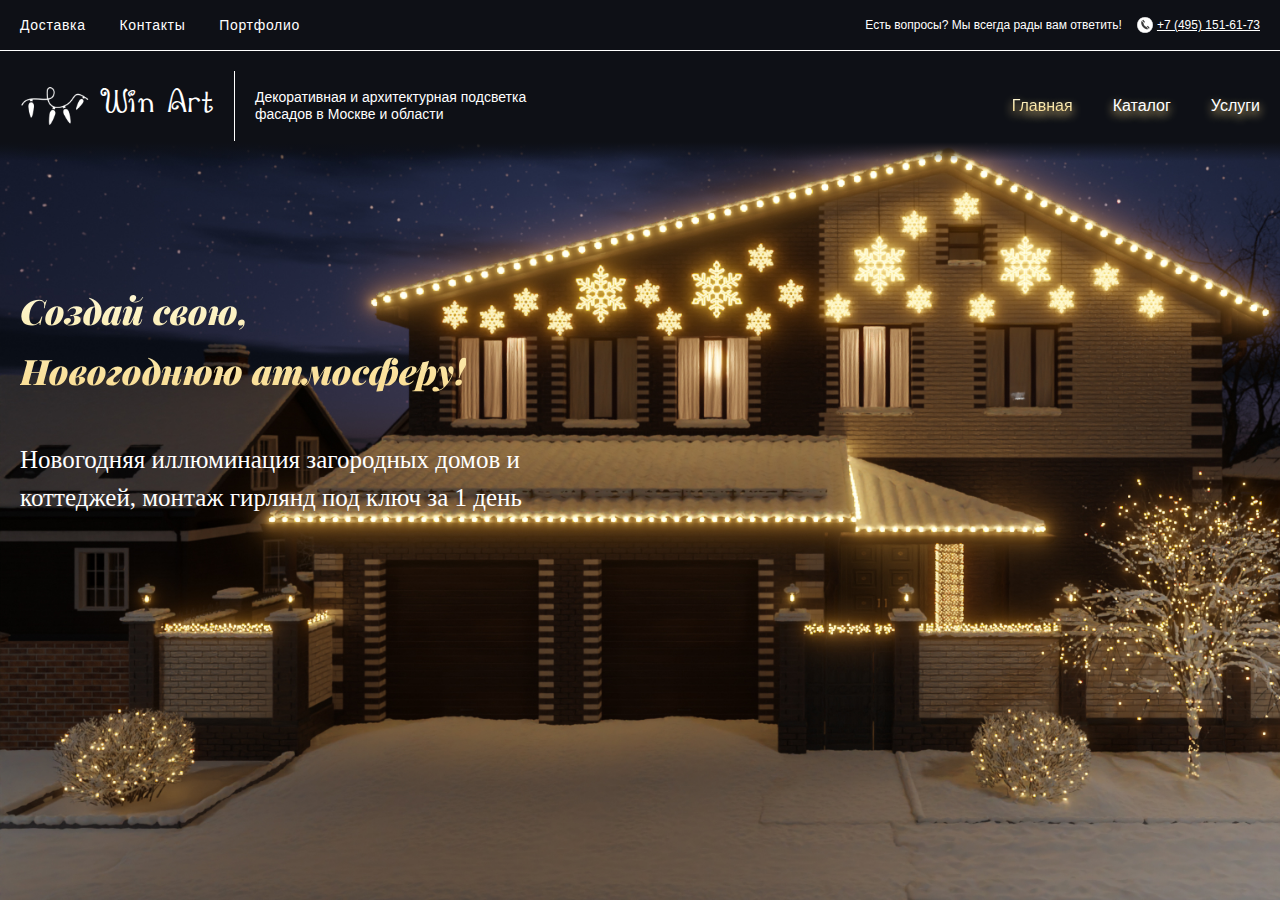
<file: index.html>
<!DOCTYPE html>
<html lang="en">

<head>
  <meta charset="UTF-8">
  <meta http-equiv="X-UA-Compatible" content="IE=edge">
  <meta name="viewport" content="width=device-width, initial-scale=1.0">
  <title>Win Art</title>
  <link rel="stylesheet" href="./styles/style.css">
</head>

<body>
  <div class="bg-holder"></div>
  <header class="header">
    <div class="top-header header__top-header">
      <div class="wrapper top-header__wrapper">
        <nav class="top-header-nav top-header__nav">
          <a href="./pages/delivery.html" class="top-header-nav__link">Доставка</a>
          <a href="./pages/contacts.html" class="top-header-nav__link">Контакты</a>
          <a href="./pages/portfolio.html" class="top-header-nav__link">Портфолио</a>
        </nav>
        <span class="top-header__text">Есть вопросы? Мы всегда рады вам ответить!</span>
        <a href="tel:+74951516173" class="top-header__tel-link">+7 (495) 151-61-73</a>
      </div>
    </div>
    <div class="bottom-header header__bottom-header">
      <div class="wrapper bottom-header__wrapper">
        <a href="./index.html" class="logo-link bottom-header__logo-link">
          <img src="./assets/img/logo.png" alt="Logo" class="logo-link__logo">
          <span class="logo-link__company-name">Win Art</span>
        </a>
        <span class="bottom-header__slogan">
          Декоративная и архитектурная подсветка фасадов в Москве и области
        </span>
        <nav class="bottom-header-nav bottom-header__nav">
          <a href="./index.html" class="bottom-header-nav__link bottom-header-nav__link--active">Главная</a>
          <a href="./pages/catalog.html" class="bottom-header-nav__link">Каталог</a>
          <a href="./pages/offers.html" class="bottom-header-nav__link">Услуги</a>
        </nav>

      </div>
    </div>
  </header>
  <main class="main">
    <section class="promo">
      <div class="wrapper promo__wrapper">
        <h1 class="heading promo__heading">
          Создай свою,<br> Новогоднюю атмосферу!
        </h1>
        <p class="promo__description">
          Новогодняя иллюминация
          загородных домов и коттеджей,
          монтаж гирлянд под ключ за 1 день
        </p>
      </div>
    </section>
  </main>
</body>

</html>
</file>
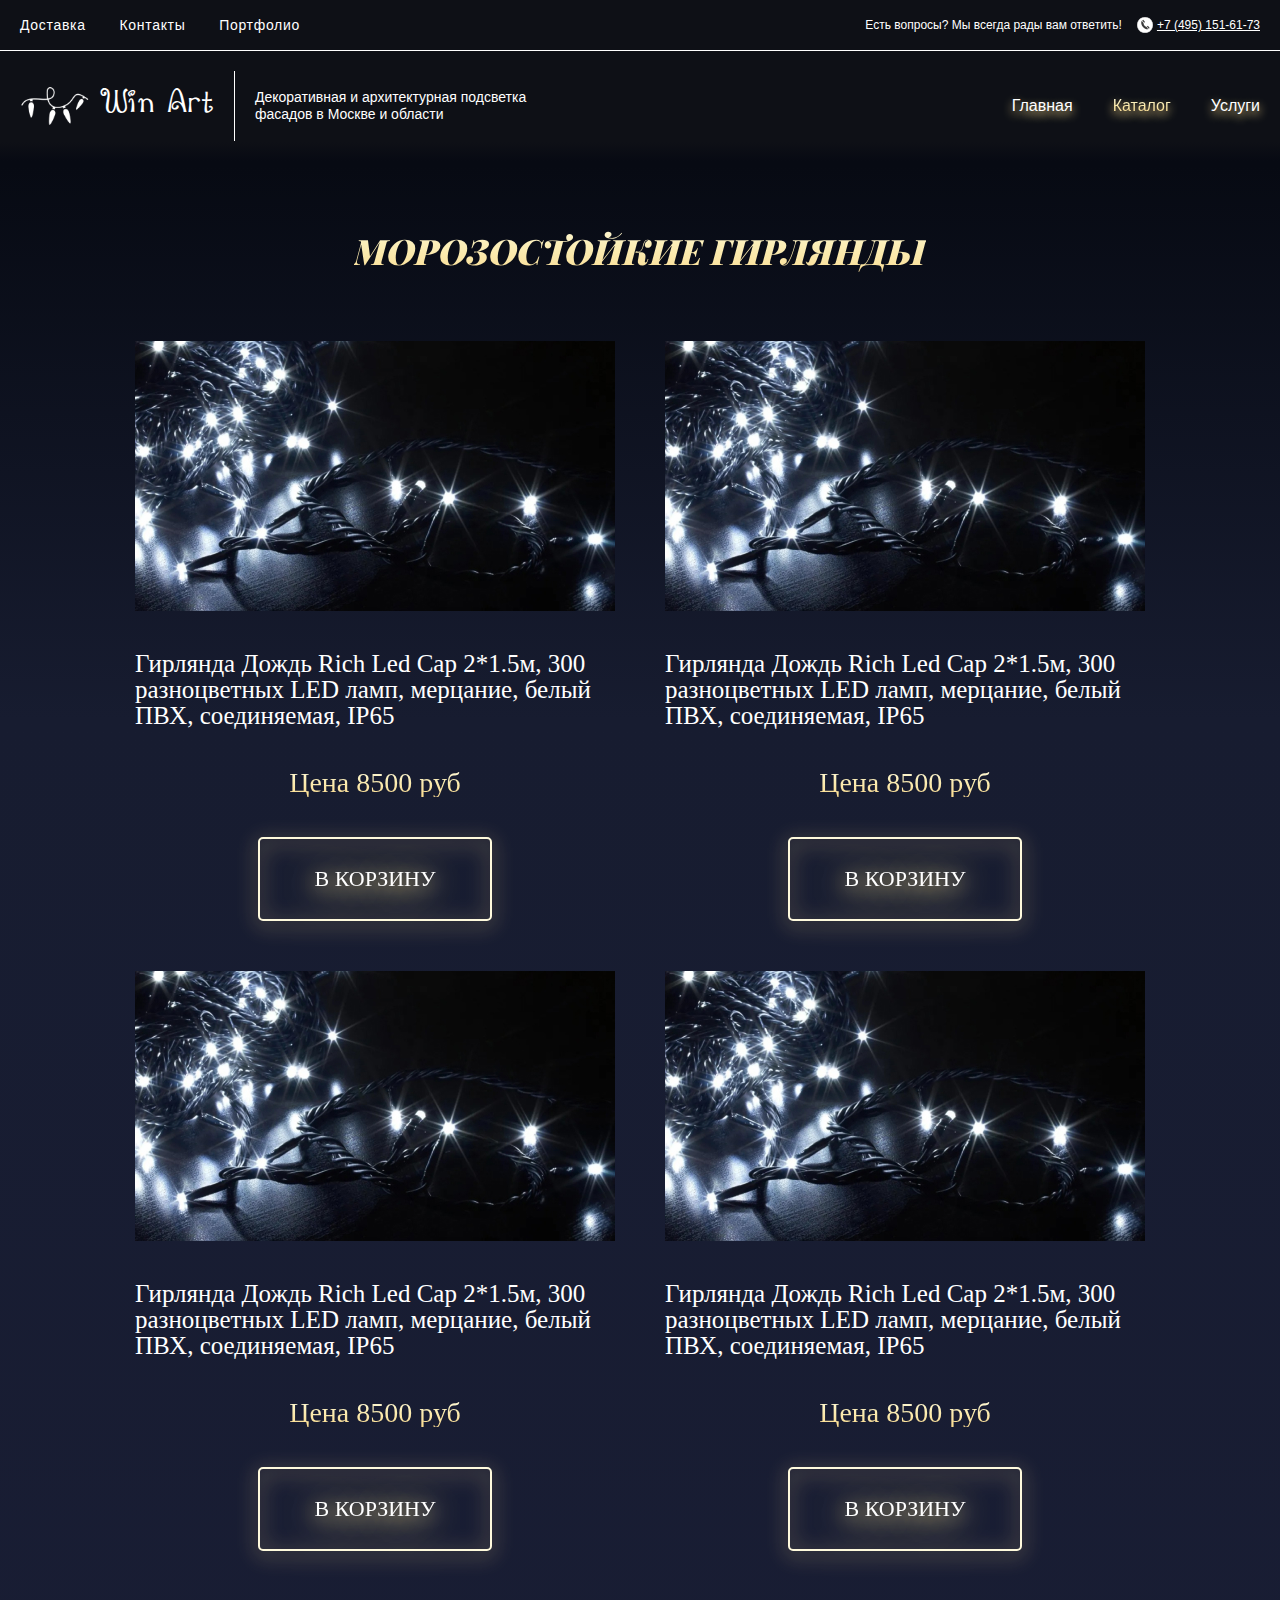
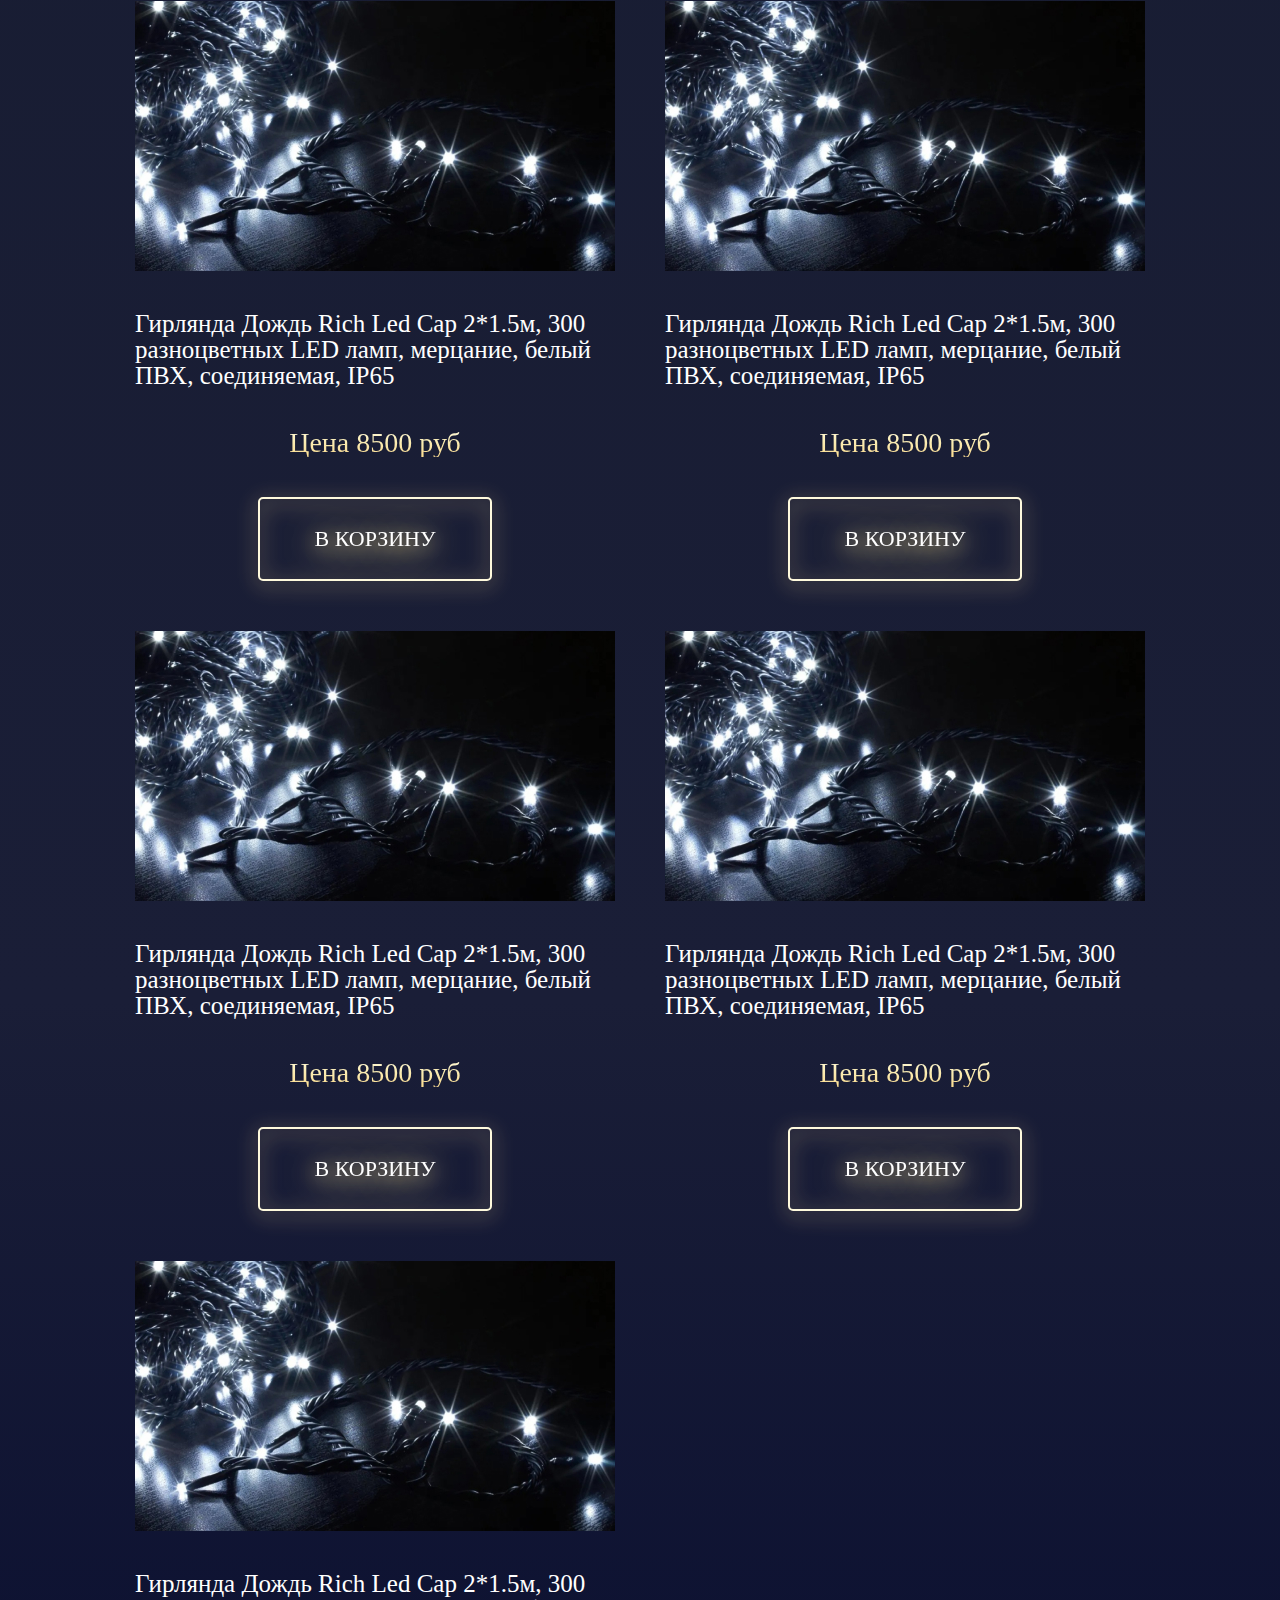
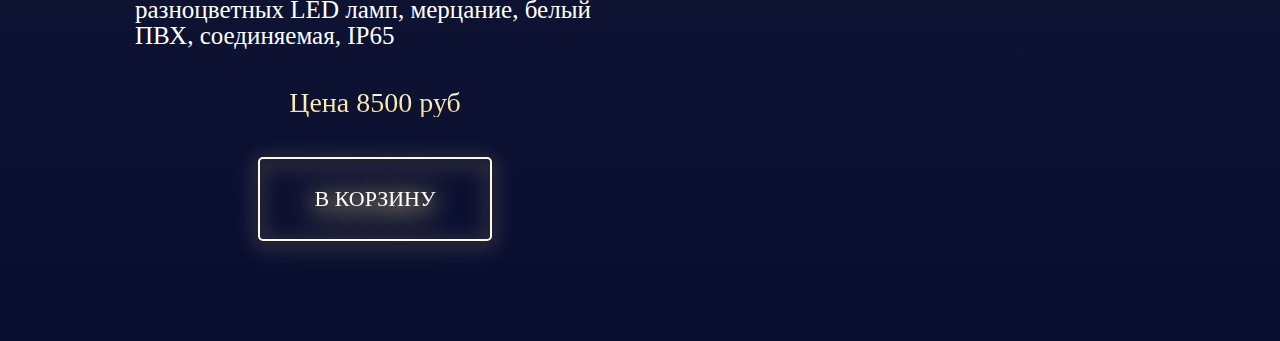
<file: pages/catalog.html>
<!DOCTYPE html>
<html lang="en">

<head>
  <meta charset="UTF-8">
  <meta http-equiv="X-UA-Compatible" content="IE=edge">
  <meta name="viewport" content="width=device-width, initial-scale=1.0">
  <title>Win Art</title>
  <link rel="stylesheet" href="../styles/style.css">
  <link rel="stylesheet" href="../styles/offers.css">
</head>

<body>
  <header class="header">
    <div class="top-header header__top-header">
      <div class="wrapper top-header__wrapper">
        <nav class="top-header-nav top-header__nav">
          <a href="./delivery.html" class="top-header-nav__link">Доставка</a>
          <a href="./contacts.html" class="top-header-nav__link">Контакты</a>
          <a href="./portfolio.html" class="top-header-nav__link">Портфолио</a>
        </nav>
        <span class="top-header__text">Есть вопросы? Мы всегда рады вам ответить!</span>
        <a href="tel:+74951516173" class="top-header__tel-link">+7 (495) 151-61-73</a>
      </div>
    </div>
    <div class="bottom-header header__bottom-header">
      <div class="wrapper bottom-header__wrapper">
        <a href="../index.html" class="logo-link bottom-header__logo-link">
          <img src="../assets/img/logo.png" alt="Logo" class="logo-link__logo">
          <span class="logo-link__company-name">Win Art</span>
        </a>
        <span class="bottom-header__slogan">
          Декоративная и архитектурная подсветка фасадов в Москве и области
        </span>
        <nav class="bottom-header-nav bottom-header__nav">
          <a href="../index.html" class="bottom-header-nav__link ">Главная</a>
          <a href="./catalog.html" class="bottom-header-nav__link bottom-header-nav__link--active">Каталог</a>
          <a href="./offers.html" class="bottom-header-nav__link ">Услуги</a>
        </nav>
        <div class="bottom-header-menu bottom-header__menu">
          <a href="#" class="bottom-header-menu__link"></a>
          <a href="#" class="bottom-header-menu__link"></a>
          <a href="#" class="bottom-header-menu__link"></a>
        </div>
      </div>
    </div>
  </header>
  <main class="main">
    <section class="catalog">
      <div class="wrapper catalog__wrapper">
        <h2 class="subheading catalog__heading">МОРОЗОСТОЙКИЕ ГИРЛЯНДЫ</h2>
        <div class="catalog-list">
          <div class="catalog-item">
            <img src="../assets/img/catalog-images/6084710776 1.jpg" alt="" class="catalog-item__image">
            <p class="catalog-item__descr">
              Гирлянда Дождь Rich Led Cap 2*1.5м, 300 разноцветных LED ламп, мерцание, белый ПВХ, соединяемая, IP65
            </p>
            <span class="catalog-item__price">
              Цена 8500 руб
            </span>
            <button class="catalog-item__btn">
              В корзину
            </button>
          </div>
          <div class="catalog-item">
            <img src="../assets/img/catalog-images/6084710776 1.jpg" alt="" class="catalog-item__image">
            <p class="catalog-item__descr">
              Гирлянда Дождь Rich Led Cap 2*1.5м, 300 разноцветных LED ламп, мерцание, белый ПВХ, соединяемая, IP65
            </p>
            <span class="catalog-item__price">
              Цена 8500 руб
            </span>
            <button class="catalog-item__btn">
              В корзину
            </button>
          </div>
          <div class="catalog-item">
            <img src="../assets/img/catalog-images/6084710776 1.jpg" alt="" class="catalog-item__image">
            <p class="catalog-item__descr">
              Гирлянда Дождь Rich Led Cap 2*1.5м, 300 разноцветных LED ламп, мерцание, белый ПВХ, соединяемая, IP65
            </p>
            <span class="catalog-item__price">
              Цена 8500 руб
            </span>
            <button class="catalog-item__btn">
              В корзину
            </button>
          </div>
          <div class="catalog-item">
            <img src="../assets/img/catalog-images/6084710776 1.jpg" alt="" class="catalog-item__image">
            <p class="catalog-item__descr">
              Гирлянда Дождь Rich Led Cap 2*1.5м, 300 разноцветных LED ламп, мерцание, белый ПВХ, соединяемая, IP65
            </p>
            <span class="catalog-item__price">
              Цена 8500 руб
            </span>
            <button class="catalog-item__btn">
              В корзину
            </button>
          </div>
          <div class="catalog-item">
            <img src="../assets/img/catalog-images/6084710776 1.jpg" alt="" class="catalog-item__image">
            <p class="catalog-item__descr">
              Гирлянда Дождь Rich Led Cap 2*1.5м, 300 разноцветных LED ламп, мерцание, белый ПВХ, соединяемая, IP65
            </p>
            <span class="catalog-item__price">
              Цена 8500 руб
            </span>
            <button class="catalog-item__btn">
              В корзину
            </button>
          </div>
          <div class="catalog-item">
            <img src="../assets/img/catalog-images/6084710776 1.jpg" alt="" class="catalog-item__image">
            <p class="catalog-item__descr">
              Гирлянда Дождь Rich Led Cap 2*1.5м, 300 разноцветных LED ламп, мерцание, белый ПВХ, соединяемая, IP65
            </p>
            <span class="catalog-item__price">
              Цена 8500 руб
            </span>
            <button class="catalog-item__btn">
              В корзину
            </button>
          </div>
          <div class="catalog-item">
            <img src="../assets/img/catalog-images/6084710776 1.jpg" alt="" class="catalog-item__image">
            <p class="catalog-item__descr">
              Гирлянда Дождь Rich Led Cap 2*1.5м, 300 разноцветных LED ламп, мерцание, белый ПВХ, соединяемая, IP65
            </p>
            <span class="catalog-item__price">
              Цена 8500 руб
            </span>
            <button class="catalog-item__btn">
              В корзину
            </button>
          </div>
          <div class="catalog-item">
            <img src="../assets/img/catalog-images/6084710776 1.jpg" alt="" class="catalog-item__image">
            <p class="catalog-item__descr">
              Гирлянда Дождь Rich Led Cap 2*1.5м, 300 разноцветных LED ламп, мерцание, белый ПВХ, соединяемая, IP65
            </p>
            <span class="catalog-item__price">
              Цена 8500 руб
            </span>
            <button class="catalog-item__btn">
              В корзину
            </button>
          </div>
          <div class="catalog-item">
            <img src="../assets/img/catalog-images/6084710776 1.jpg" alt="" class="catalog-item__image">
            <p class="catalog-item__descr">
              Гирлянда Дождь Rich Led Cap 2*1.5м, 300 разноцветных LED ламп, мерцание, белый ПВХ, соединяемая, IP65
            </p>
            <span class="catalog-item__price">
              Цена 8500 руб
            </span>
            <button class="catalog-item__btn">
              В корзину
            </button>
          </div>
        </div>
      </div>
    </section>
  </main>
</body>

</html>
</file>
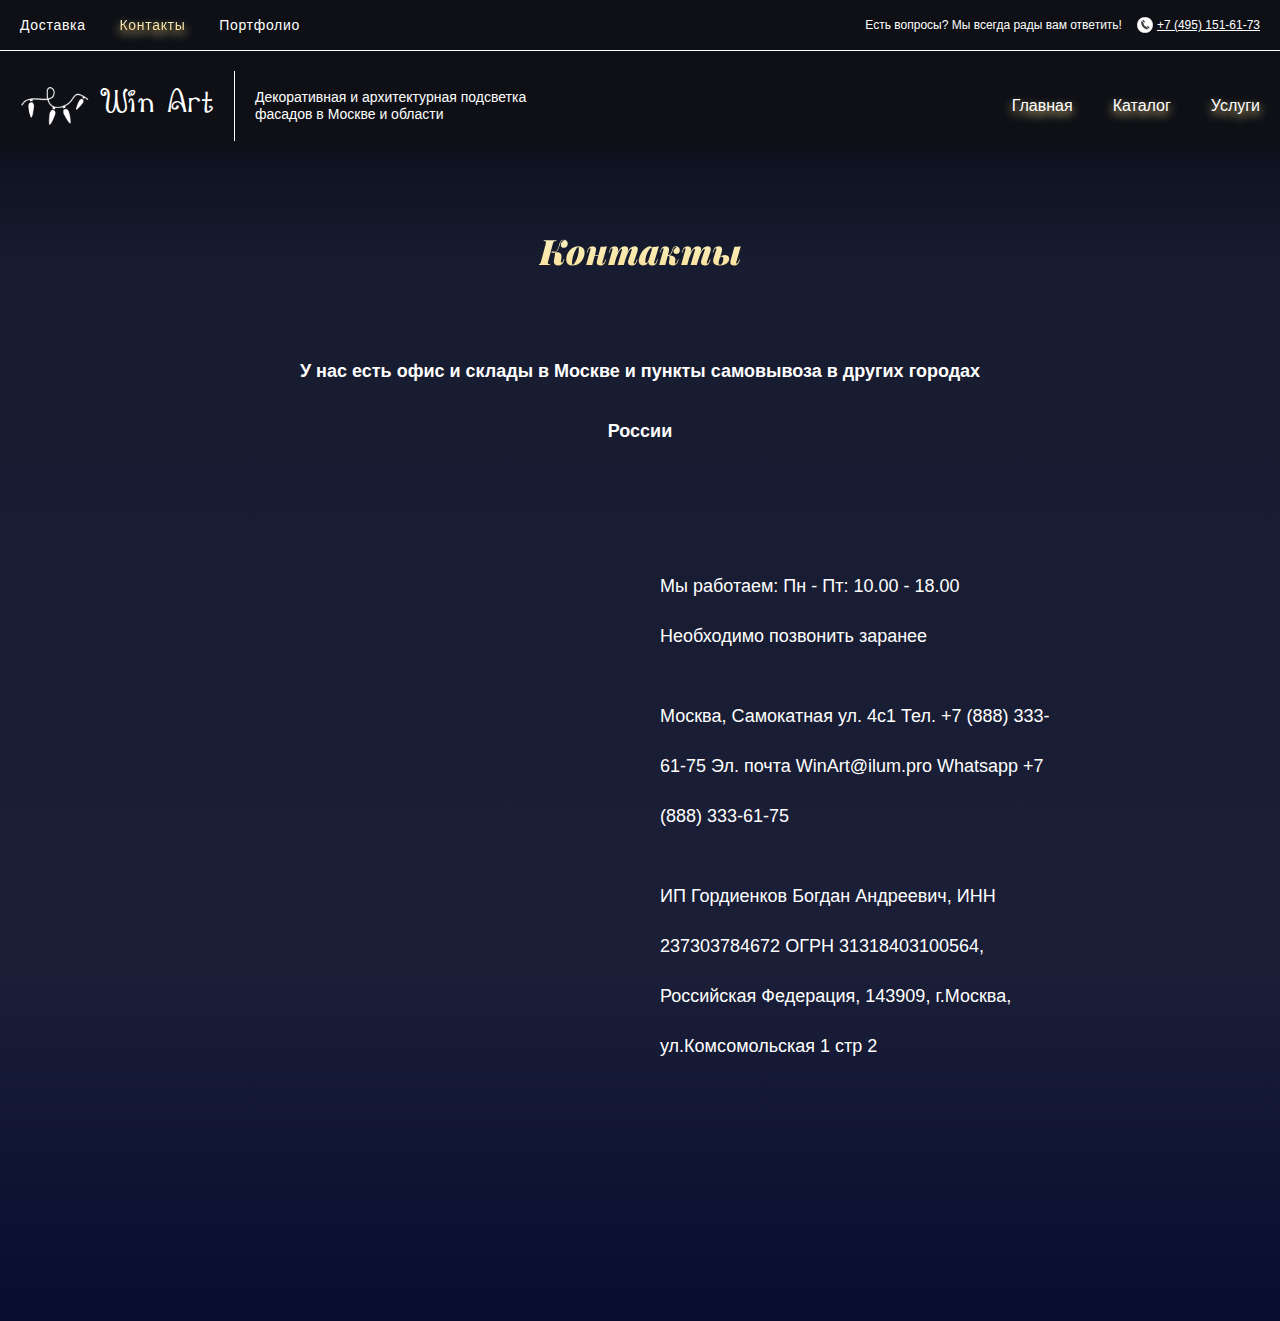
<file: pages/contacts.html>
<!DOCTYPE html>
<html lang="en">

<head>
  <meta charset="UTF-8">
  <meta http-equiv="X-UA-Compatible" content="IE=edge">
  <meta name="viewport" content="width=device-width, initial-scale=1.0">
  <title>Win Art</title>
  <link rel="stylesheet" href="../styles/style.css">
  <link rel="stylesheet" href="../styles/offers.css">
</head>

<body>
  <header class="header">
    <div class="top-header header__top-header">
      <div class="wrapper top-header__wrapper">
        <nav class="top-header-nav top-header__nav">
          <a href="./delivery.html" class="top-header-nav__link">Доставка</a>
          <a href="./contacts.html" class="top-header-nav__link bottom-header-nav__link--active">Контакты</a>
          <a href="./portfolio.html" class="top-header-nav__link ">Портфолио</a>
        </nav>
        <span class="top-header__text">Есть вопросы? Мы всегда рады вам ответить!</span>
        <a href="tel:+74951516173" class="top-header__tel-link">+7 (495) 151-61-73</a>
      </div>
    </div>
    <div class="bottom-header header__bottom-header">
      <div class="wrapper bottom-header__wrapper">
        <a href="../index.html" class="logo-link bottom-header__logo-link">
          <img src="../assets/img/logo.png" alt="Logo" class="logo-link__logo">
          <span class="logo-link__company-name">Win Art</span>
        </a>
        <span class="bottom-header__slogan">
          Декоративная и архитектурная подсветка фасадов в Москве и области
        </span>
        <nav class="bottom-header-nav bottom-header__nav">
          <a href="../index.html" class="bottom-header-nav__link ">Главная</a>
          <a href="./catalog.html" class="bottom-header-nav__link">Каталог</a>
          <a href="./offers.html" class="bottom-header-nav__link ">Услуги</a>
        </nav>

      </div>
    </div>
  </header>
  <main class="main">
    <section class="contacts">
      <div class="wrapper contacts__wrapper">
        <h2 class="subheading contacts__heading">
          Контакты
        </h2>
        <p class="contacts__text">
          У нас есть офис и склады в Москве и пункты самовывоза в других городах России
        </p>
        <div class="contacts__content">
          <iframe
            src="https://yandex.ru/map-widget/v1/?um=constructor%3Ae52f8154a5645c27061ebf4500e48ba95a6767b077bb4320ba7cbde0b37034c5&amp;source=constructor"
            width="100%" height="400" frameborder="0"></iframe>
          <div class="contacts__col">
            <p class="contacts__col-text">
              Мы работаем:
              Пн - Пт: 10.00 - 18.00
              Необходимо позвонить заранее
            </p>
            <p class="contacts__col-text">
              Москва, Самокатная ул. 4с1
              Тел. <a href="#" class="contacts__link">
                +7 (888) 333-61-75
              </a>
              Эл. почта WinArt@ilum.pro
              Whatsapp <a href="#" class="contacts__link">
                +7 (888) 333-61-75
              </a>
            </p>
            <p class="contacts__col-text">
              ИП Гордиенков Богдан Андреевич, ИНН 237303784672
              ОГРН 31318403100564,
              Российская Федерация, 143909, г.Москва, ул.Комсомольская 1 стр 2
            </p>
          </div>
        </div>
      </div>
    </section>
  </main>
</body>

</html>
</file>
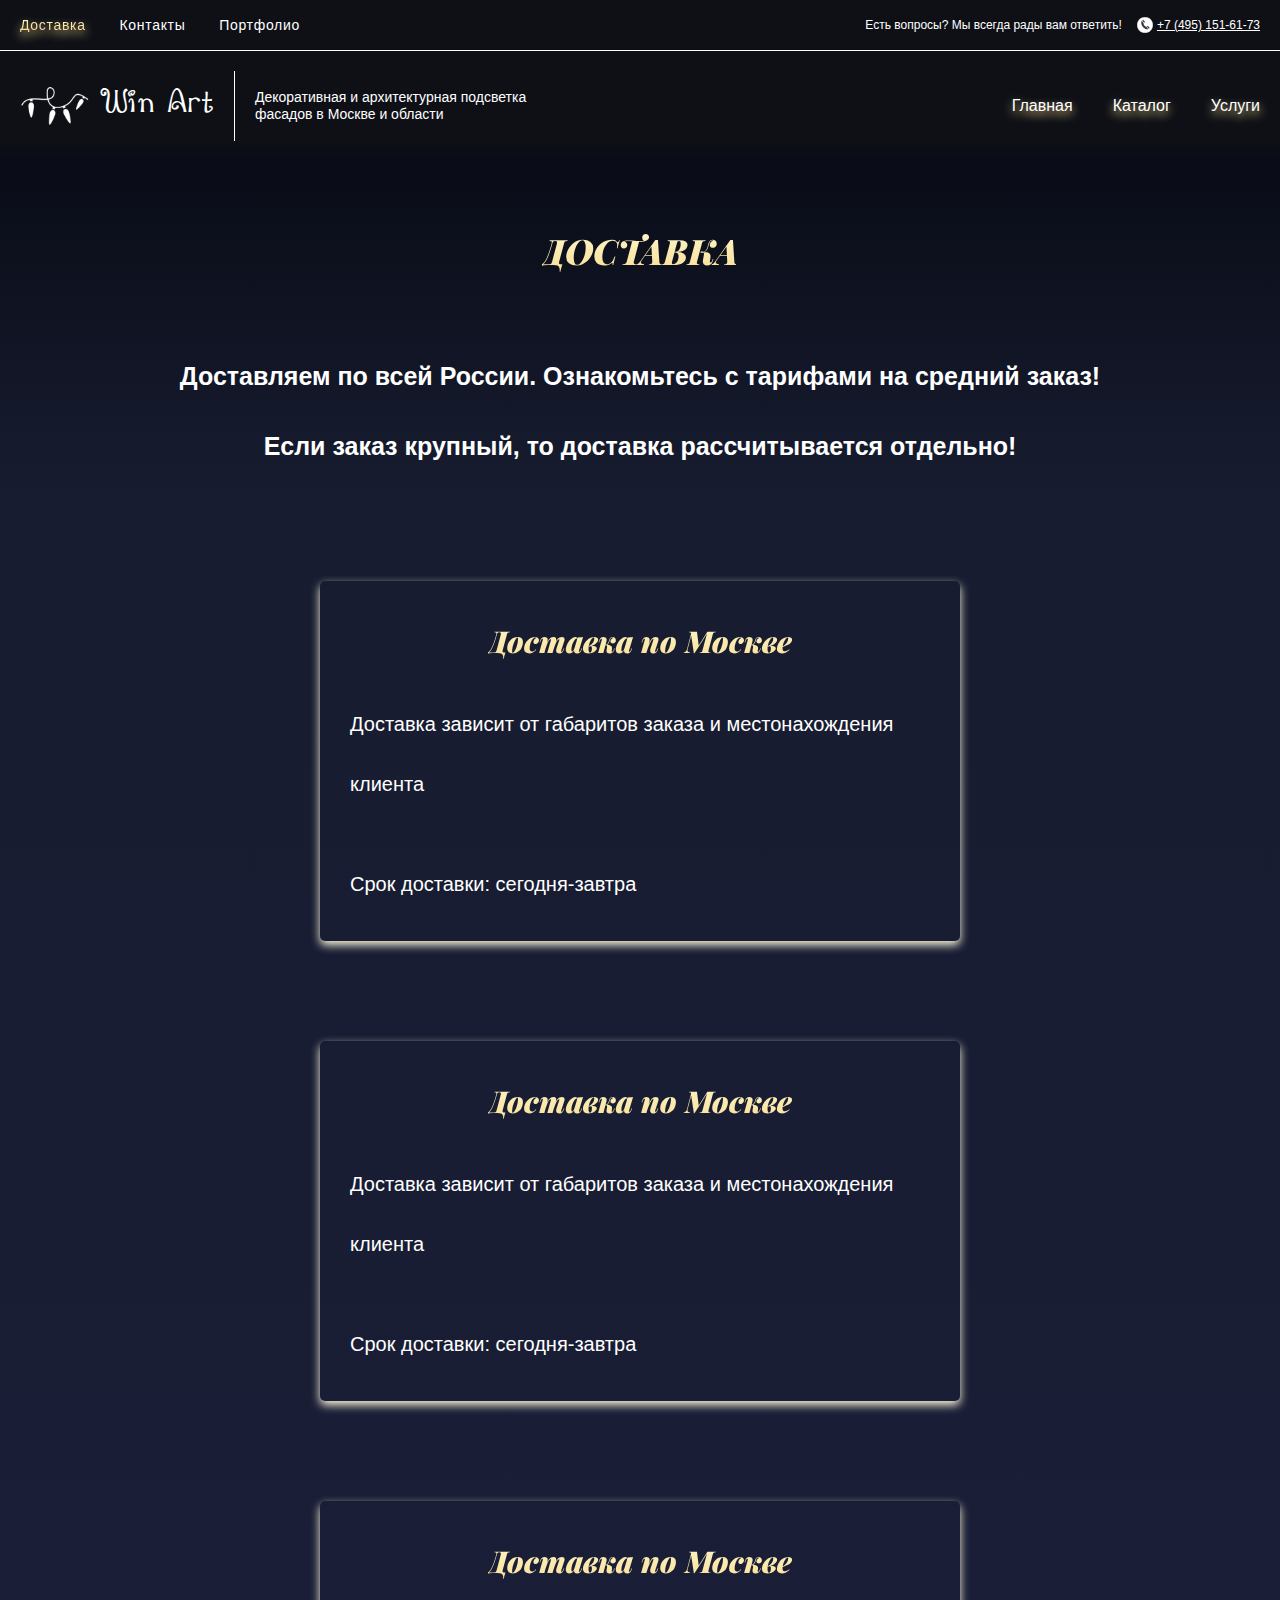
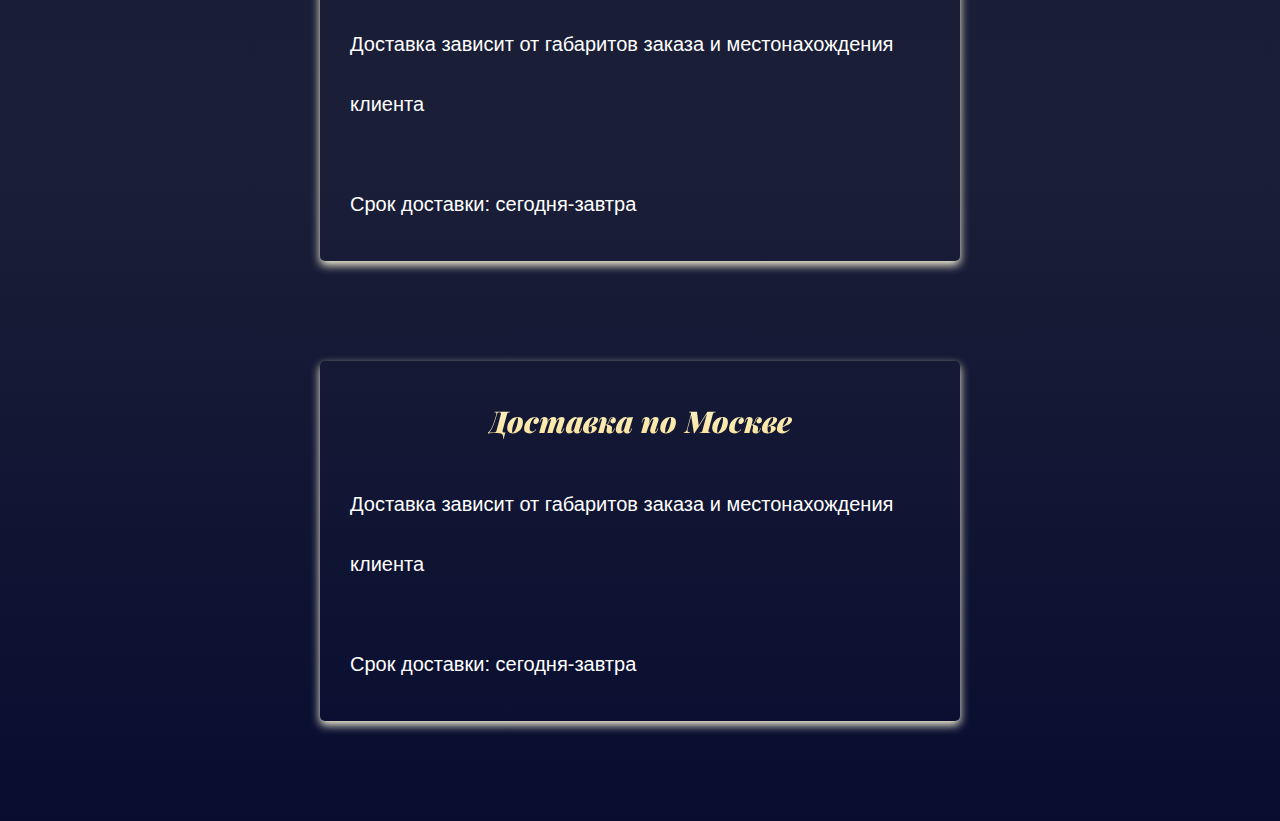
<file: pages/delivery.html>
<!DOCTYPE html>
<html lang="en">

<head>
  <meta charset="UTF-8">
  <meta http-equiv="X-UA-Compatible" content="IE=edge">
  <meta name="viewport" content="width=device-width, initial-scale=1.0">
  <title>Win Art</title>
  <link rel="stylesheet" href="../styles/style.css">
  <link rel="stylesheet" href="../styles/offers.css">
</head>

<body>
  <header class="header">
    <div class="top-header header__top-header">
      <div class="wrapper top-header__wrapper">
        <nav class="top-header-nav top-header__nav">
          <a href="./delivery.html" class="top-header-nav__link bottom-header-nav__link--active">Доставка</a>
          <a href="./contacts.html" class="top-header-nav__link">Контакты</a>
          <a href="./portfolio.html" class="top-header-nav__link ">Портфолио</a>
        </nav>
        <span class="top-header__text">Есть вопросы? Мы всегда рады вам ответить!</span>
        <a href="tel:+74951516173" class="top-header__tel-link">+7 (495) 151-61-73</a>
      </div>
    </div>
    <div class="bottom-header header__bottom-header">
      <div class="wrapper bottom-header__wrapper">
        <a href="../index.html" class="logo-link bottom-header__logo-link">
          <img src="../assets/img/logo.png" alt="Logo" class="logo-link__logo">
          <span class="logo-link__company-name">Win Art</span>
        </a>
        <span class="bottom-header__slogan">
          Декоративная и архитектурная подсветка фасадов в Москве и области
        </span>
        <nav class="bottom-header-nav bottom-header__nav">
          <a href="../index.html" class="bottom-header-nav__link ">Главная</a>
          <a href="./catalog.html" class="bottom-header-nav__link">Каталог</a>
          <a href="./offers.html" class="bottom-header-nav__link ">Услуги</a>
        </nav>

      </div>
    </div>
  </header>
  <main class="main">
    <section class="delivery">
      <div class="wrapper delivery__wrapper">
        <h2 class="subheading delivery__heading">
          ДОСТАВКА
        </h2>
        <p class="delivery__text">
          Доставляем по всей России. Ознакомьтесь с тарифами на средний заказ!
        </p>
        <p class="delivery__text">
          Если заказ крупный, то доставка рассчитывается отдельно!
        </p>
        <div class="delivery-cards delivery__cards">
          <div class="delivery-card delivery-cards__card">
            <h3 class="delivery-card__heading">
              Доставка по Москве
            </h3>
            <p class="delivery-card__text">
              Доставка зависит от габаритов заказа и местонахождения клиента
            </p>
            <div class="delivery-card__time">
              Срок доставки: сегодня-завтра
            </div>
          </div>
          <div class="delivery-card delivery-cards__card">
            <h3 class="delivery-card__heading">
              Доставка по Москве
            </h3>
            <p class="delivery-card__text">
              Доставка зависит от габаритов заказа и местонахождения клиента
            </p>
            <div class="delivery-card__time">
              Срок доставки: сегодня-завтра
            </div>
          </div>
          <div class="delivery-card delivery-cards__card">
            <h3 class="delivery-card__heading">
              Доставка по Москве
            </h3>
            <p class="delivery-card__text">
              Доставка зависит от габаритов заказа и местонахождения клиента
            </p>
            <div class="delivery-card__time">
              Срок доставки: сегодня-завтра
            </div>
          </div>
          <div class="delivery-card delivery-cards__card">
            <h3 class="delivery-card__heading">
              Доставка по Москве
            </h3>
            <p class="delivery-card__text">
              Доставка зависит от габаритов заказа и местонахождения клиента
            </p>
            <div class="delivery-card__time">
              Срок доставки: сегодня-завтра
            </div>
          </div>
        </div>
      </div>
    </section>
  </main>
</body>

</html>
</file>
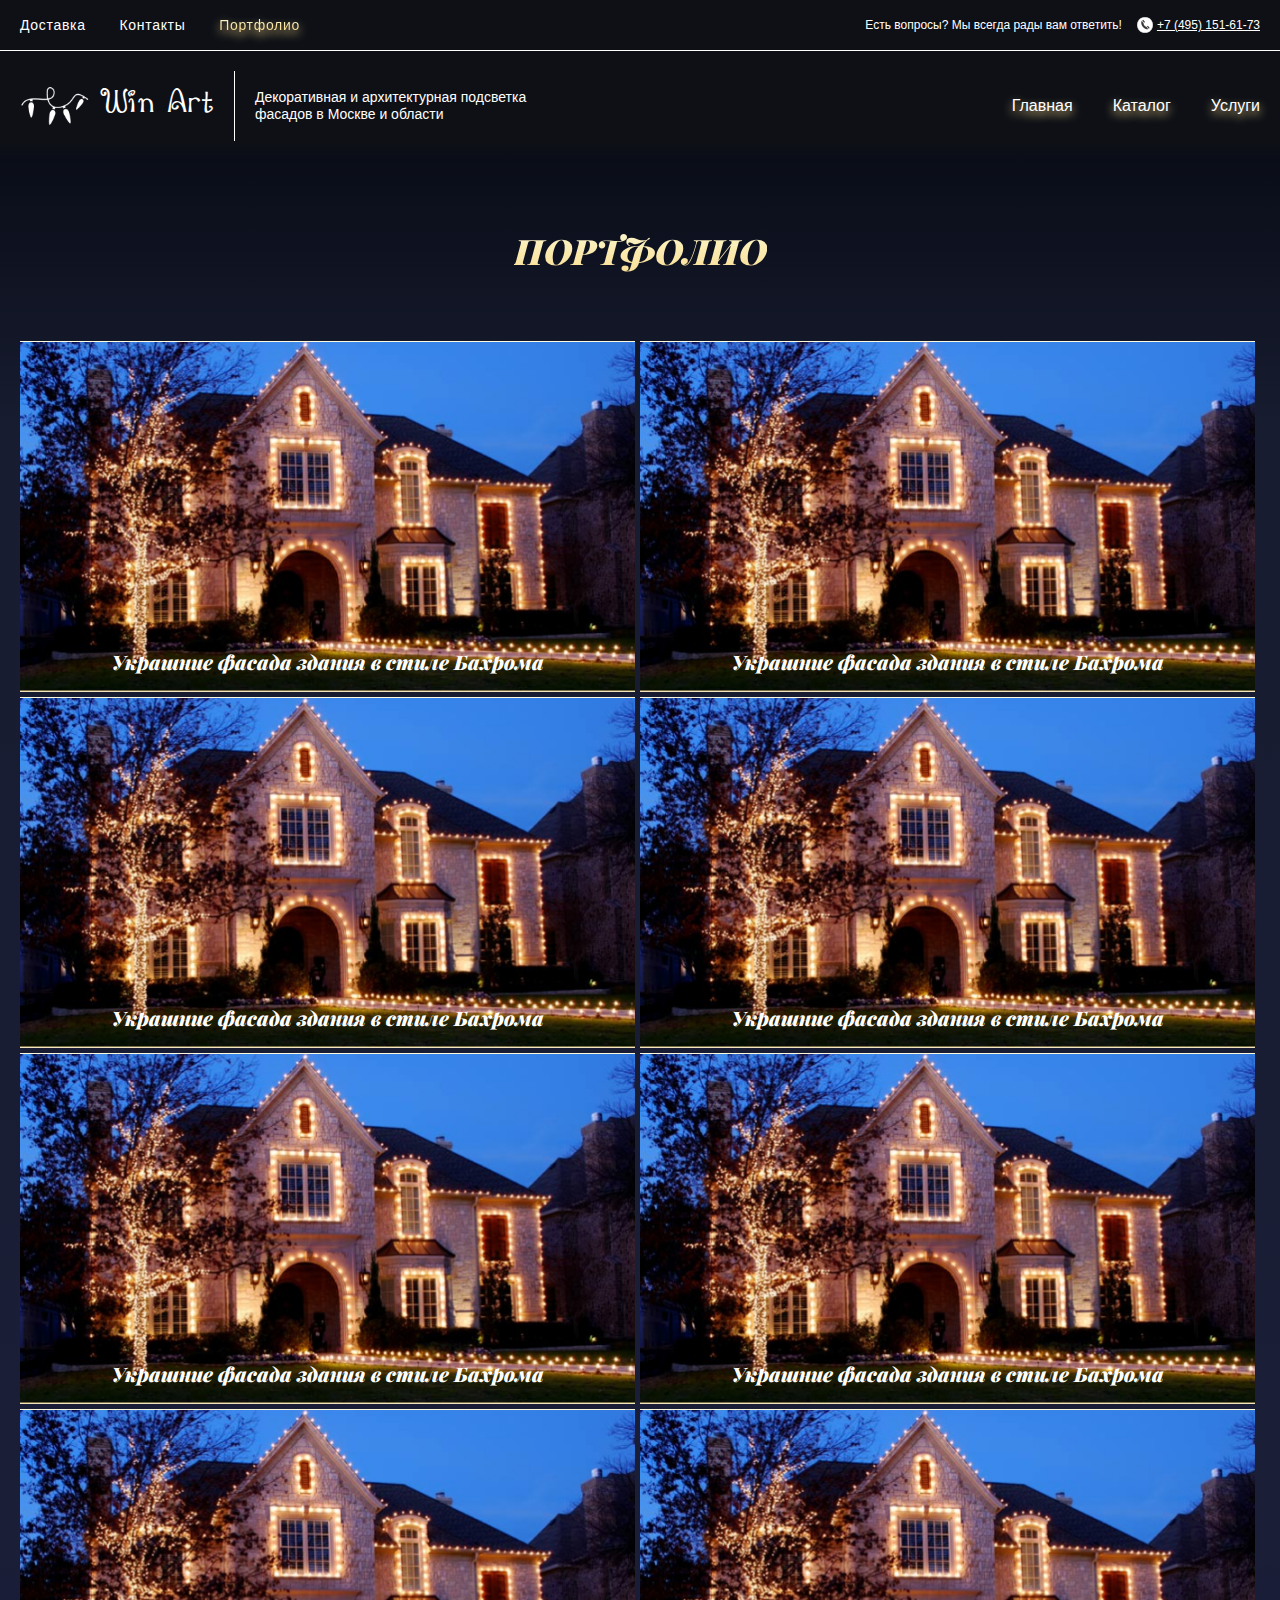
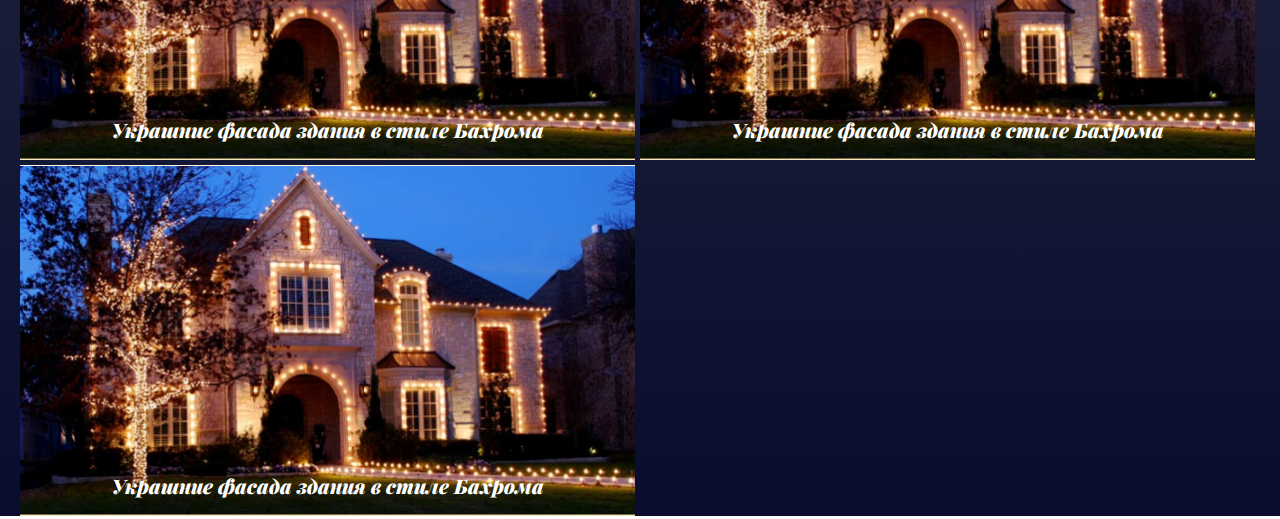
<file: pages/portfolio.html>
<!DOCTYPE html>
<html lang="en">

<head>
  <meta charset="UTF-8">
  <meta http-equiv="X-UA-Compatible" content="IE=edge">
  <meta name="viewport" content="width=
  , initial-scale=1.0">
  <title>Win Art</title>
  <link rel="stylesheet" href="../styles/style.css">
  <link rel="stylesheet" href="../styles/offers.css">
</head>

<body>
  <header class="header">
    <div class="top-header header__top-header">
      <div class="wrapper top-header__wrapper">
        <nav class="top-header-nav top-header__nav">
          <a href="./delivery.html" class="top-header-nav__link">Доставка</a>
          <a href="./contacts.html" class="top-header-nav__link">Контакты</a>
          <a href="./portfolio.html" class="top-header-nav__link bottom-header-nav__link--active">Портфолио</a>
        </nav>
        <span class="top-header__text">Есть вопросы? Мы всегда рады вам ответить!</span>
        <a href="tel:+74951516173" class="top-header__tel-link">+7 (495) 151-61-73</a>
      </div>
    </div>
    <div class="bottom-header header__bottom-header">
      <div class="wrapper bottom-header__wrapper">
        <a href="../index.html" class="logo-link bottom-header__logo-link">
          <img src="../assets/img/logo.png" alt="Logo" class="logo-link__logo">
          <span class="logo-link__company-name">Win Art</span>
        </a>
        <span class="bottom-header__slogan">
          Декоративная и архитектурная подсветка фасадов в Москве и области
        </span>
        <nav class="bottom-header-nav bottom-header__nav">
          <a href="../index.html" class="bottom-header-nav__link ">Главная</a>
          <a href="./catalog.html" class="bottom-header-nav__link">Каталог</a>
          <a href="./offers.html" class="bottom-header-nav__link ">Услуги</a>
        </nav>

      </div>
    </div>
  </header>
  <main class="main">
    <section class="portfolio">
      <div class="wrapper portfolio__wrapper">
        <h2 class="subheading portfolio__heading">ПОРТФОЛИО</h2>
        <div class="portfolio-list">
          <a href="./portfolio2.html" class="portfolio-item">
            <div class="portfolio-item__img-holder">
              <img src="../assets/img/portfolio-images/04dfb45e-1416-472d-bff0-763a8a77db0d 1.jpg" alt=""
                class="portfolio-item__img">
            </div>
            <h3 class="portfolio-item__heading">Украшние фасада здания в стиле Бахрома</h3>
          </a>
          <a href="./portfolio2.html" class="portfolio-item">
            <div class="portfolio-item__img-holder">
              <img src="../assets/img/portfolio-images/04dfb45e-1416-472d-bff0-763a8a77db0d 1.jpg" alt=""
                class="portfolio-item__img">
            </div>
            <h3 class="portfolio-item__heading">Украшние фасада здания в стиле Бахрома</h3>
          </a>
          <a href="./portfolio2.html" class="portfolio-item">
            <div class="portfolio-item__img-holder">
              <img src="../assets/img/portfolio-images/04dfb45e-1416-472d-bff0-763a8a77db0d 1.jpg" alt=""
                class="portfolio-item__img">
            </div>
            <h3 class="portfolio-item__heading">Украшние фасада здания в стиле Бахрома</h3>
          </a>
          <a href="./portfolio2.html" class="portfolio-item">
            <div class="portfolio-item__img-holder">
              <img src="../assets/img/portfolio-images/04dfb45e-1416-472d-bff0-763a8a77db0d 1.jpg" alt=""
                class="portfolio-item__img">
            </div>
            <h3 class="portfolio-item__heading">Украшние фасада здания в стиле Бахрома</h3>
          </a>
          <a href="./portfolio2.html" class="portfolio-item">
            <div class="portfolio-item__img-holder">
              <img src="../assets/img/portfolio-images/04dfb45e-1416-472d-bff0-763a8a77db0d 1.jpg" alt=""
                class="portfolio-item__img">
            </div>
            <h3 class="portfolio-item__heading">Украшние фасада здания в стиле Бахрома</h3>
          </a>
          <a href="./portfolio2.html" class="portfolio-item">
            <div class="portfolio-item__img-holder">
              <img src="../assets/img/portfolio-images/04dfb45e-1416-472d-bff0-763a8a77db0d 1.jpg" alt=""
                class="portfolio-item__img">
            </div>
            <h3 class="portfolio-item__heading">Украшние фасада здания в стиле Бахрома</h3>
          </a>
          <a href="./portfolio2.html" class="portfolio-item">
            <div class="portfolio-item__img-holder">
              <img src="../assets/img/portfolio-images/04dfb45e-1416-472d-bff0-763a8a77db0d 1.jpg" alt=""
                class="portfolio-item__img">
            </div>
            <h3 class="portfolio-item__heading">Украшние фасада здания в стиле Бахрома</h3>
          </a>
          <a href="./portfolio2.html" class="portfolio-item">
            <div class="portfolio-item__img-holder">
              <img src="../assets/img/portfolio-images/04dfb45e-1416-472d-bff0-763a8a77db0d 1.jpg" alt=""
                class="portfolio-item__img">
            </div>
            <h3 class="portfolio-item__heading">Украшние фасада здания в стиле Бахрома</h3>
          </a>
          <a href="./portfolio2.html" class="portfolio-item">
            <div class="portfolio-item__img-holder">
              <img src="../assets/img/portfolio-images/04dfb45e-1416-472d-bff0-763a8a77db0d 1.jpg" alt=""
                class="portfolio-item__img">
            </div>
            <h3 class="portfolio-item__heading">Украшние фасада здания в стиле Бахрома</h3>
          </a>
        </div>
      </div>
    </section>
  </main>
</body>

</html>
</file>
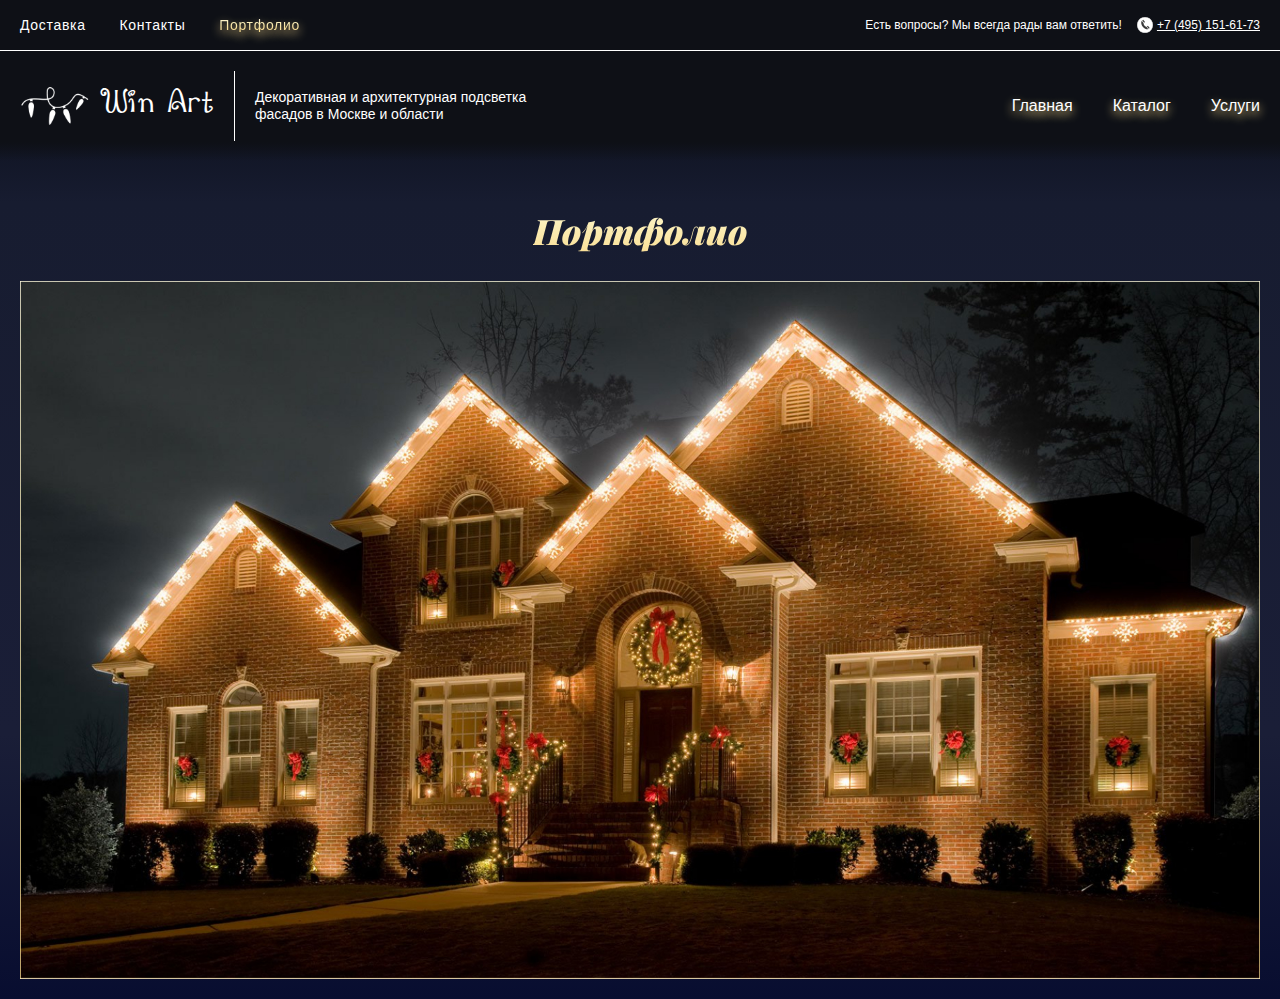
<file: pages/portfolio2.html>
<!DOCTYPE html>
<html lang="en">

<head>
  <meta charset="UTF-8">
  <meta http-equiv="X-UA-Compatible" content="IE=edge">
  <meta name="viewport" content="width=device-width, initial-scale=1.0">
  <title>Win Art</title>
  <link rel="stylesheet" href="../styles/style.css">
  <link rel="stylesheet" href="../styles/offers.css">
</head>

<body>
  <header class="header">
    <div class="top-header header__top-header">
      <div class="wrapper top-header__wrapper">
        <nav class="top-header-nav top-header__nav">
          <a href="./delivery.html" class="top-header-nav__link">Доставка</a>
          <a href="./contacts.html" class="top-header-nav__link">Контакты</a>
          <a href="./portfolio.html" class="top-header-nav__link bottom-header-nav__link--active">Портфолио</a>
        </nav>
        <span class="top-header__text">Есть вопросы? Мы всегда рады вам ответить!</span>
        <a href="tel:+74951516173" class="top-header__tel-link">+7 (495) 151-61-73</a>
      </div>
    </div>
    <div class="bottom-header header__bottom-header">
      <div class="wrapper bottom-header__wrapper">
        <a href="../index.html" class="logo-link bottom-header__logo-link">
          <img src="../assets/img/logo.png" alt="Logo" class="logo-link__logo">
          <span class="logo-link__company-name">Win Art</span>
        </a>
        <span class="bottom-header__slogan">
          Декоративная и архитектурная подсветка фасадов в Москве и области
        </span>
        <nav class="bottom-header-nav bottom-header__nav">
          <a href="../index.html" class="bottom-header-nav__link ">Главная</a>
          <a href="./catalog.html" class="bottom-header-nav__link">Каталог</a>
          <a href="./offers.html" class="bottom-header-nav__link ">Услуги</a>
        </nav>

      </div>
    </div>
  </header>
  <main>
    <section class="preview">
      <div class="wrapper">
        <h2 class="subheading">
          Портфолио
        </h2>
        <img src="../assets/img/portfolio-images/full-view.jpeg" alt="Full View" class="preview__img">
      </div>
    </section>
  </main>
</body>

</html>
</file>
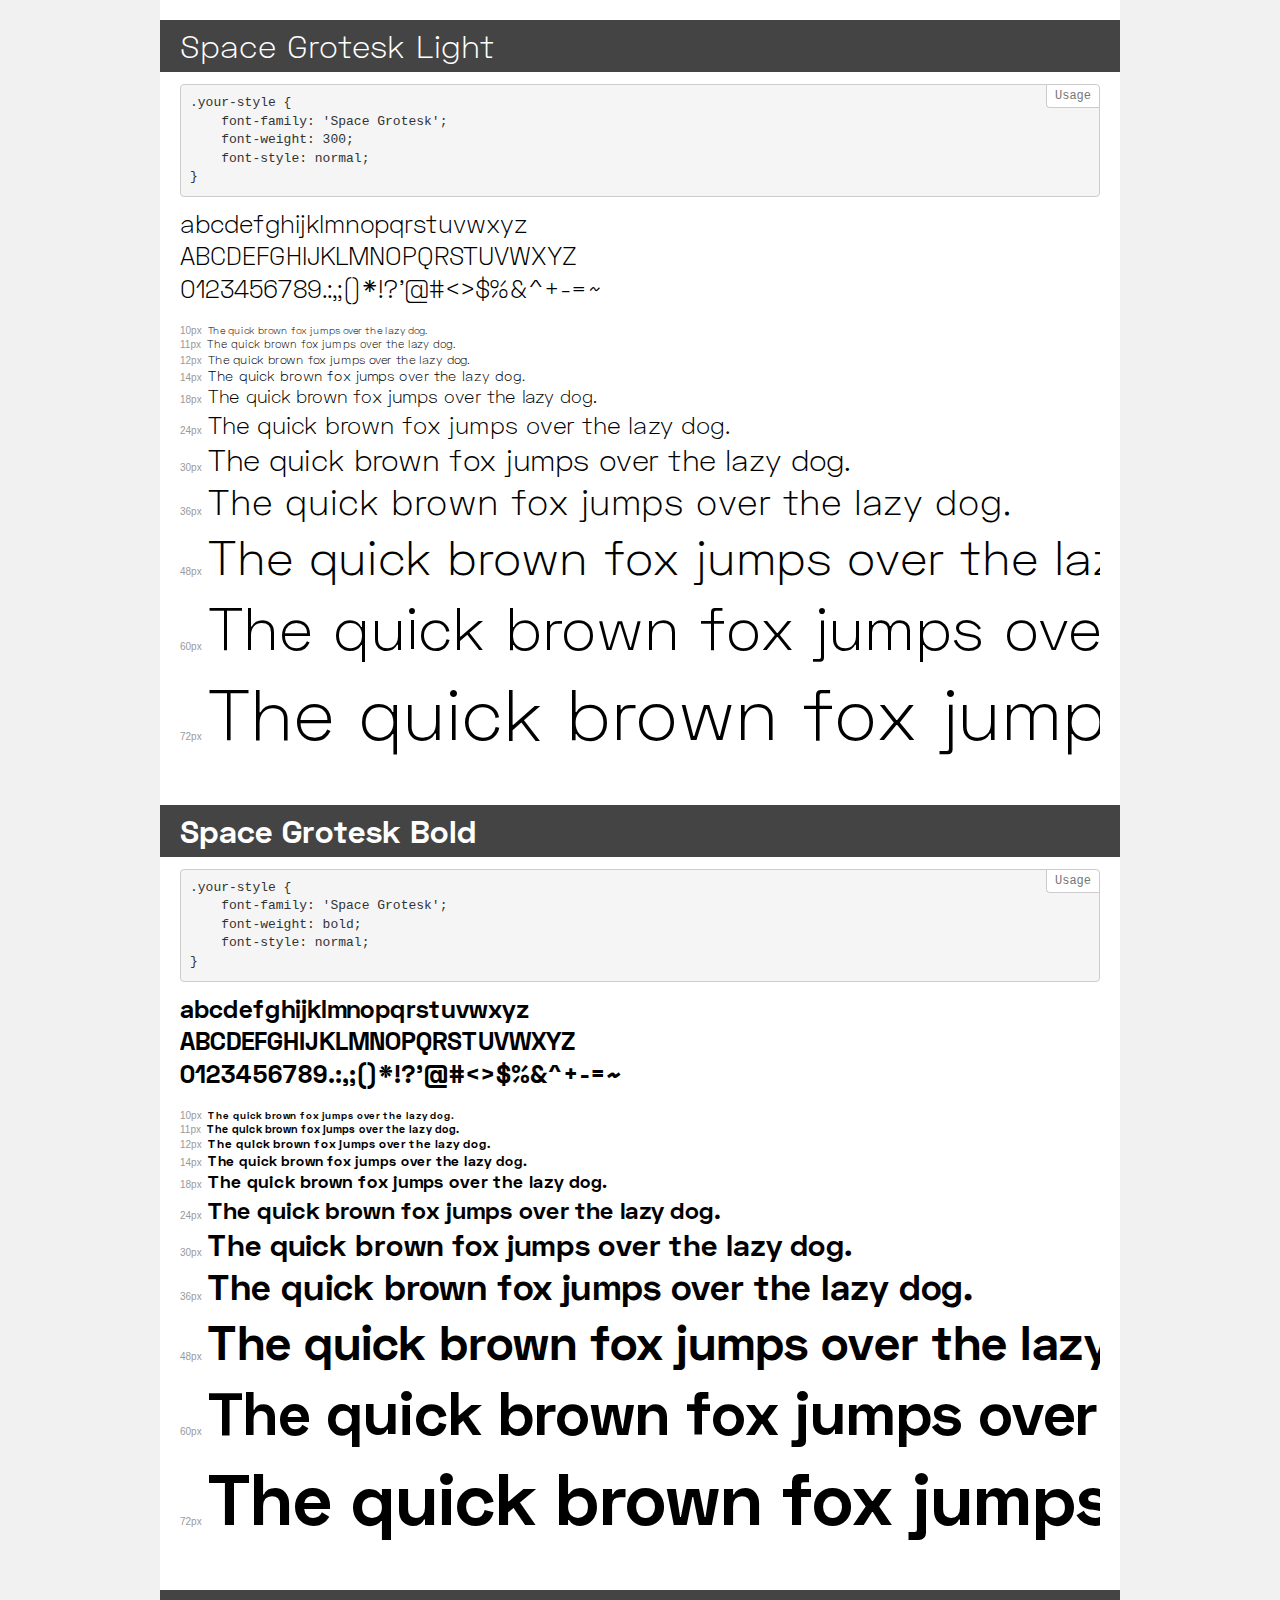
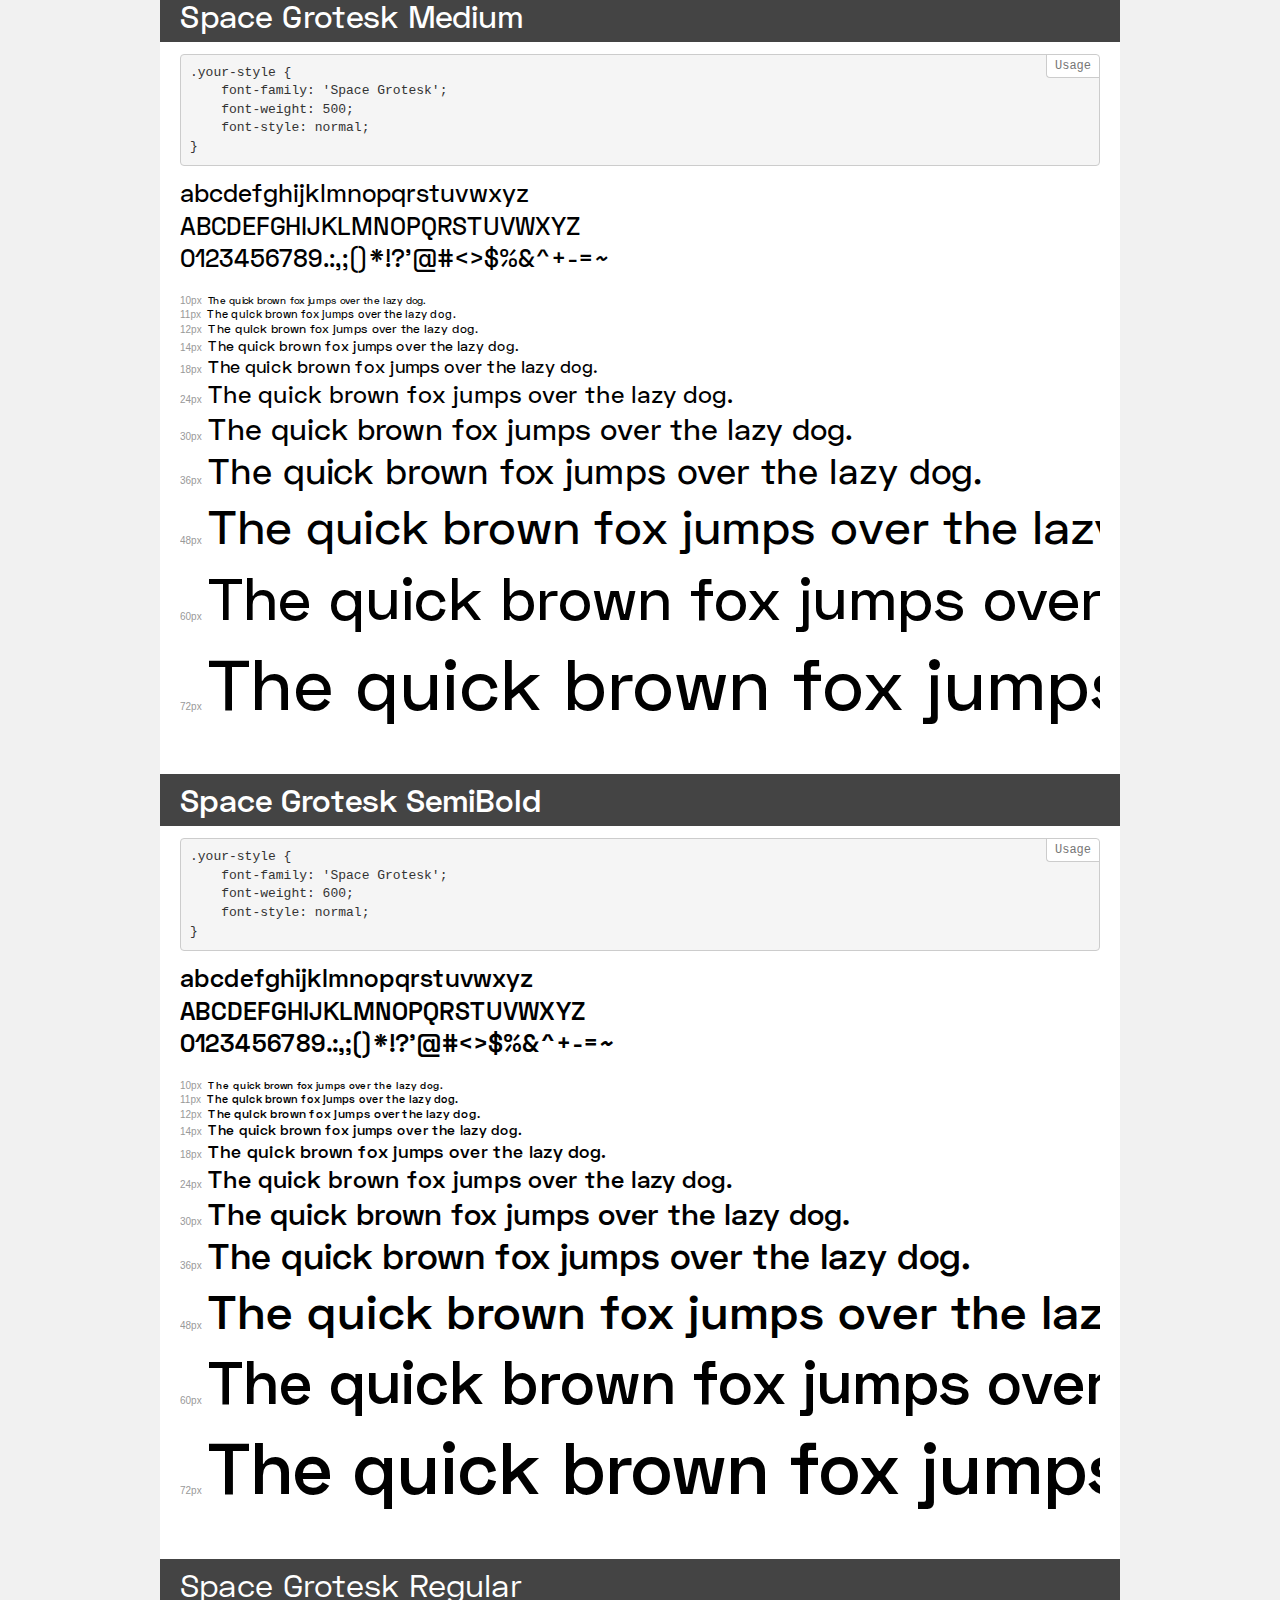
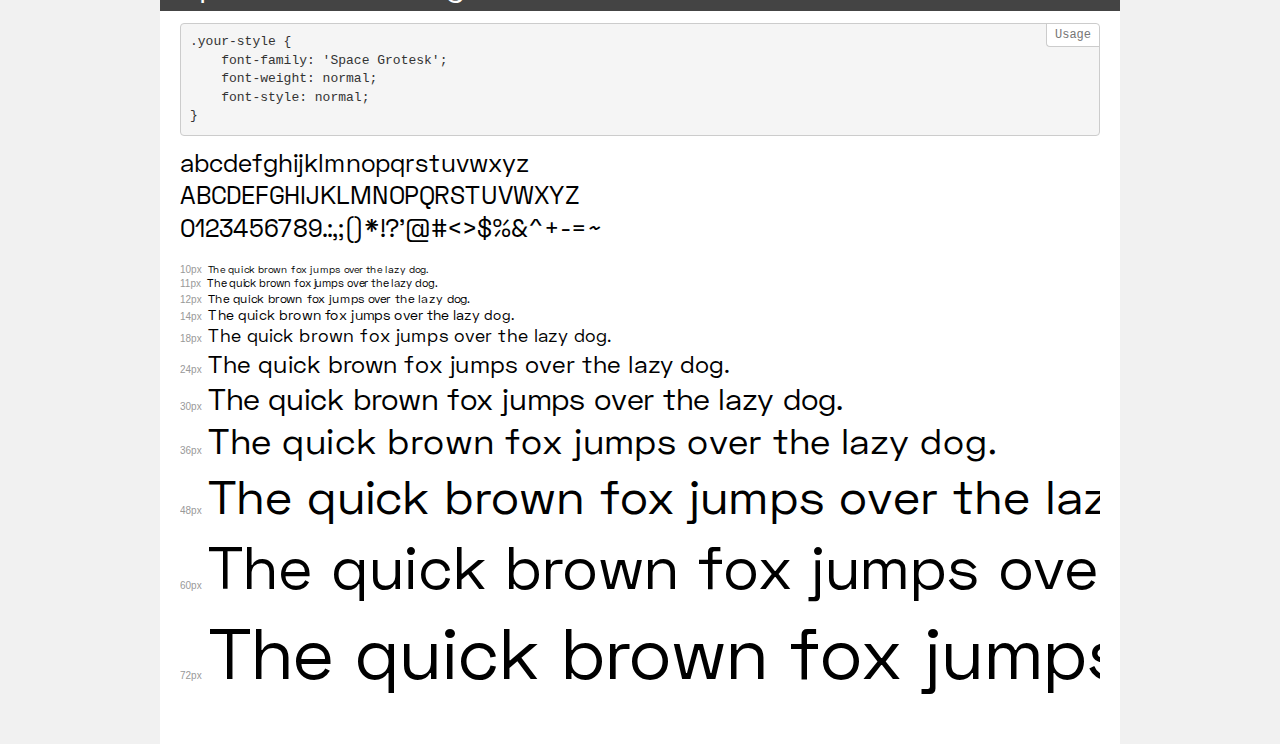
<file: assets/fonts/SpaceGrotesk/demo.html>
<!DOCTYPE html>
<html>
<head>
    <meta charset="utf-8">
    <meta http-equiv="X-UA-Compatible" content="IE=edge">
    <meta name="viewport" content="width=device-width, initial-scale=1">
    <meta name="robots" content="noindex, noarchive">
    <meta name="format-detection" content="telephone=no">
    <title>Transfonter demo</title>
    <link href="stylesheet.css" rel="stylesheet">
    <style>
        /*
        http://meyerweb.com/eric/tools/css/reset/
        v2.0 | 20110126
        License: none (public domain)
        */
        html, body, div, span, applet, object, iframe,
        h1, h2, h3, h4, h5, h6, p, blockquote, pre,
        a, abbr, acronym, address, big, cite, code,
        del, dfn, em, img, ins, kbd, q, s, samp,
        small, strike, strong, sub, sup, tt, var,
        b, u, i, center,
        dl, dt, dd, ol, ul, li,
        fieldset, form, label, legend,
        table, caption, tbody, tfoot, thead, tr, th, td,
        article, aside, canvas, details, embed,
        figure, figcaption, footer, header, hgroup,
        menu, nav, output, ruby, section, summary,
        time, mark, audio, video {
            margin: 0;
            padding: 0;
            border: 0;
            font-size: 100%;
            font: inherit;
            vertical-align: baseline;
        }
        /* HTML5 display-role reset for older browsers */
        article, aside, details, figcaption, figure,
        footer, header, hgroup, menu, nav, section {
            display: block;
        }
        body {
            line-height: 1;
        }
        ol, ul {
            list-style: none;
        }
        blockquote, q {
            quotes: none;
        }
        blockquote:before, blockquote:after,
        q:before, q:after {
            content: '';
            content: none;
        }
        table {
            border-collapse: collapse;
            border-spacing: 0;
        }
        /* common styles */
        body {
            background: #f1f1f1;
            color: #000;
        }
        .page {
            background: #fff;
            width: 920px;
            margin: 0 auto;
            padding: 20px 20px 0 20px;
            overflow: hidden;
        }
        .font-container {
            overflow-x: auto;
            overflow-y: hidden;
            margin-bottom: 40px;
            line-height: 1.3;
            white-space: nowrap;
            padding-bottom: 5px;
        }
        h1 {
            position: relative;
            background: #444;
            font-size: 32px;
            color: #fff;
            padding: 10px 20px;
            margin: 0 -20px 12px -20px;
        }
        .letters {
            font-size: 25px;
            margin-bottom: 20px;
        }
        .s10:before {
            content: '10px';
        }
        .s11:before {
            content: '11px';
        }
        .s12:before {
            content: '12px';
        }
        .s14:before {
            content: '14px';
        }
        .s18:before {
            content: '18px';
        }
        .s24:before {
            content: '24px';
        }
        .s30:before {
            content: '30px';
        }
        .s36:before {
            content: '36px';
        }
        .s48:before {
            content: '48px';
        }
        .s60:before {
            content: '60px';
        }
        .s72:before {
            content: '72px';
        }
        .s10:before, .s11:before, .s12:before, .s14:before,
        .s18:before, .s24:before, .s30:before, .s36:before,
        .s48:before, .s60:before, .s72:before {
            font-family: Arial, sans-serif;
            font-size: 10px;
            font-weight: normal;
            font-style: normal;
            color: #999;
            padding-right: 6px;
        }
        pre {
            display: block;
            position: relative;
            padding: 9px;
            margin: 0 0 10px;
            font-family: Monaco, Menlo, Consolas, "Courier New", monospace !important;
            font-size: 13px;
            line-height: 1.428571429;
            color: #333;
            font-weight: normal !important;
            font-style: normal !important;
            background-color: #f5f5f5;
            border: 1px solid #ccc;
            overflow-x: auto;
            border-radius: 4px;
        }
        pre:after {
            display: block;
            position: absolute;
            right: 0;
            top: 0;
            content: 'Usage';
            line-height: 1;
            padding: 5px 8px;
            font-size: 12px;
            color: #767676;
            background-color: #fff;
            border: 1px solid #ccc;
            border-right: none;
            border-top: none;
            border-radius: 0 4px 0 4px;
            z-index: 10;
        }
        /* responsive */
        @media (max-width: 959px) {
            .page {
                width: auto;
                margin: 0;
            }
        }
    </style>
</head>
<body>
<div class="page">
    <div class="demo" style="font-family: 'Space Grotesk'; font-weight: 300; font-style: normal;">
        <h1>Space Grotesk Light</h1>
        <pre>.your-style {
    font-family: 'Space Grotesk';
    font-weight: 300;
    font-style: normal;
}</pre>
        <div class="font-container">
            <p class="letters">
                abcdefghijklmnopqrstuvwxyz<br>
ABCDEFGHIJKLMNOPQRSTUVWXYZ<br>
                0123456789.:,;()*!?'@#<>$%&^+-=~
            </p>
            <p class="s10" style="font-size: 10px;">The quick brown fox jumps over the lazy dog.</p>
            <p class="s11" style="font-size: 11px;">The quick brown fox jumps over the lazy dog.</p>
            <p class="s12" style="font-size: 12px;">The quick brown fox jumps over the lazy dog.</p>
            <p class="s14" style="font-size: 14px;">The quick brown fox jumps over the lazy dog.</p>
            <p class="s18" style="font-size: 18px;">The quick brown fox jumps over the lazy dog.</p>
            <p class="s24" style="font-size: 24px;">The quick brown fox jumps over the lazy dog.</p>
            <p class="s30" style="font-size: 30px;">The quick brown fox jumps over the lazy dog.</p>
            <p class="s36" style="font-size: 36px;">The quick brown fox jumps over the lazy dog.</p>
            <p class="s48" style="font-size: 48px;">The quick brown fox jumps over the lazy dog.</p>
            <p class="s60" style="font-size: 60px;">The quick brown fox jumps over the lazy dog.</p>
            <p class="s72" style="font-size: 72px;">The quick brown fox jumps over the lazy dog.</p>
        </div>
    </div>
    <div class="demo" style="font-family: 'Space Grotesk'; font-weight: bold; font-style: normal;">
        <h1>Space Grotesk Bold</h1>
        <pre>.your-style {
    font-family: 'Space Grotesk';
    font-weight: bold;
    font-style: normal;
}</pre>
        <div class="font-container">
            <p class="letters">
                abcdefghijklmnopqrstuvwxyz<br>
ABCDEFGHIJKLMNOPQRSTUVWXYZ<br>
                0123456789.:,;()*!?'@#<>$%&^+-=~
            </p>
            <p class="s10" style="font-size: 10px;">The quick brown fox jumps over the lazy dog.</p>
            <p class="s11" style="font-size: 11px;">The quick brown fox jumps over the lazy dog.</p>
            <p class="s12" style="font-size: 12px;">The quick brown fox jumps over the lazy dog.</p>
            <p class="s14" style="font-size: 14px;">The quick brown fox jumps over the lazy dog.</p>
            <p class="s18" style="font-size: 18px;">The quick brown fox jumps over the lazy dog.</p>
            <p class="s24" style="font-size: 24px;">The quick brown fox jumps over the lazy dog.</p>
            <p class="s30" style="font-size: 30px;">The quick brown fox jumps over the lazy dog.</p>
            <p class="s36" style="font-size: 36px;">The quick brown fox jumps over the lazy dog.</p>
            <p class="s48" style="font-size: 48px;">The quick brown fox jumps over the lazy dog.</p>
            <p class="s60" style="font-size: 60px;">The quick brown fox jumps over the lazy dog.</p>
            <p class="s72" style="font-size: 72px;">The quick brown fox jumps over the lazy dog.</p>
        </div>
    </div>
    <div class="demo" style="font-family: 'Space Grotesk'; font-weight: 500; font-style: normal;">
        <h1>Space Grotesk Medium</h1>
        <pre>.your-style {
    font-family: 'Space Grotesk';
    font-weight: 500;
    font-style: normal;
}</pre>
        <div class="font-container">
            <p class="letters">
                abcdefghijklmnopqrstuvwxyz<br>
ABCDEFGHIJKLMNOPQRSTUVWXYZ<br>
                0123456789.:,;()*!?'@#<>$%&^+-=~
            </p>
            <p class="s10" style="font-size: 10px;">The quick brown fox jumps over the lazy dog.</p>
            <p class="s11" style="font-size: 11px;">The quick brown fox jumps over the lazy dog.</p>
            <p class="s12" style="font-size: 12px;">The quick brown fox jumps over the lazy dog.</p>
            <p class="s14" style="font-size: 14px;">The quick brown fox jumps over the lazy dog.</p>
            <p class="s18" style="font-size: 18px;">The quick brown fox jumps over the lazy dog.</p>
            <p class="s24" style="font-size: 24px;">The quick brown fox jumps over the lazy dog.</p>
            <p class="s30" style="font-size: 30px;">The quick brown fox jumps over the lazy dog.</p>
            <p class="s36" style="font-size: 36px;">The quick brown fox jumps over the lazy dog.</p>
            <p class="s48" style="font-size: 48px;">The quick brown fox jumps over the lazy dog.</p>
            <p class="s60" style="font-size: 60px;">The quick brown fox jumps over the lazy dog.</p>
            <p class="s72" style="font-size: 72px;">The quick brown fox jumps over the lazy dog.</p>
        </div>
    </div>
    <div class="demo" style="font-family: 'Space Grotesk'; font-weight: 600; font-style: normal;">
        <h1>Space Grotesk SemiBold</h1>
        <pre>.your-style {
    font-family: 'Space Grotesk';
    font-weight: 600;
    font-style: normal;
}</pre>
        <div class="font-container">
            <p class="letters">
                abcdefghijklmnopqrstuvwxyz<br>
ABCDEFGHIJKLMNOPQRSTUVWXYZ<br>
                0123456789.:,;()*!?'@#<>$%&^+-=~
            </p>
            <p class="s10" style="font-size: 10px;">The quick brown fox jumps over the lazy dog.</p>
            <p class="s11" style="font-size: 11px;">The quick brown fox jumps over the lazy dog.</p>
            <p class="s12" style="font-size: 12px;">The quick brown fox jumps over the lazy dog.</p>
            <p class="s14" style="font-size: 14px;">The quick brown fox jumps over the lazy dog.</p>
            <p class="s18" style="font-size: 18px;">The quick brown fox jumps over the lazy dog.</p>
            <p class="s24" style="font-size: 24px;">The quick brown fox jumps over the lazy dog.</p>
            <p class="s30" style="font-size: 30px;">The quick brown fox jumps over the lazy dog.</p>
            <p class="s36" style="font-size: 36px;">The quick brown fox jumps over the lazy dog.</p>
            <p class="s48" style="font-size: 48px;">The quick brown fox jumps over the lazy dog.</p>
            <p class="s60" style="font-size: 60px;">The quick brown fox jumps over the lazy dog.</p>
            <p class="s72" style="font-size: 72px;">The quick brown fox jumps over the lazy dog.</p>
        </div>
    </div>
    <div class="demo" style="font-family: 'Space Grotesk'; font-weight: normal; font-style: normal;">
        <h1>Space Grotesk Regular</h1>
        <pre>.your-style {
    font-family: 'Space Grotesk';
    font-weight: normal;
    font-style: normal;
}</pre>
        <div class="font-container">
            <p class="letters">
                abcdefghijklmnopqrstuvwxyz<br>
ABCDEFGHIJKLMNOPQRSTUVWXYZ<br>
                0123456789.:,;()*!?'@#<>$%&^+-=~
            </p>
            <p class="s10" style="font-size: 10px;">The quick brown fox jumps over the lazy dog.</p>
            <p class="s11" style="font-size: 11px;">The quick brown fox jumps over the lazy dog.</p>
            <p class="s12" style="font-size: 12px;">The quick brown fox jumps over the lazy dog.</p>
            <p class="s14" style="font-size: 14px;">The quick brown fox jumps over the lazy dog.</p>
            <p class="s18" style="font-size: 18px;">The quick brown fox jumps over the lazy dog.</p>
            <p class="s24" style="font-size: 24px;">The quick brown fox jumps over the lazy dog.</p>
            <p class="s30" style="font-size: 30px;">The quick brown fox jumps over the lazy dog.</p>
            <p class="s36" style="font-size: 36px;">The quick brown fox jumps over the lazy dog.</p>
            <p class="s48" style="font-size: 48px;">The quick brown fox jumps over the lazy dog.</p>
            <p class="s60" style="font-size: 60px;">The quick brown fox jumps over the lazy dog.</p>
            <p class="s72" style="font-size: 72px;">The quick brown fox jumps over the lazy dog.</p>
        </div>
    </div>
</div>
</body>
</html>
</file>
<file: styles/offers.css>
body {
  background: linear-gradient(180deg, #070a13 4.69%, #171c30 20.31%, #1a1e37 73.44%, #080d30 100%) no-repeat;
}
</file>
<file: assets/fonts/SpaceGrotesk/stylesheet.css>
@font-face {
    font-family: 'Space Grotesk';
    src: url('SpaceGrotesk-Light.eot');
    src: local('Space Grotesk Light'), local('SpaceGrotesk-Light'),
        url('SpaceGrotesk-Light.eot?#iefix') format('embedded-opentype'),
        url('SpaceGrotesk-Light.woff2') format('woff2'),
        url('SpaceGrotesk-Light.woff') format('woff'),
        url('SpaceGrotesk-Light.ttf') format('truetype');
    font-weight: 300;
    font-style: normal;
}

@font-face {
    font-family: 'Space Grotesk';
    src: url('SpaceGrotesk-Bold.eot');
    src: local('Space Grotesk Bold'), local('SpaceGrotesk-Bold'),
        url('SpaceGrotesk-Bold.eot?#iefix') format('embedded-opentype'),
        url('SpaceGrotesk-Bold.woff2') format('woff2'),
        url('SpaceGrotesk-Bold.woff') format('woff'),
        url('SpaceGrotesk-Bold.ttf') format('truetype');
    font-weight: bold;
    font-style: normal;
}

@font-face {
    font-family: 'Space Grotesk';
    src: url('SpaceGrotesk-Medium.eot');
    src: local('Space Grotesk Medium'), local('SpaceGrotesk-Medium'),
        url('SpaceGrotesk-Medium.eot?#iefix') format('embedded-opentype'),
        url('SpaceGrotesk-Medium.woff2') format('woff2'),
        url('SpaceGrotesk-Medium.woff') format('woff'),
        url('SpaceGrotesk-Medium.ttf') format('truetype');
    font-weight: 500;
    font-style: normal;
}

@font-face {
    font-family: 'Space Grotesk';
    src: url('SpaceGrotesk-SemiBold.eot');
    src: local('Space Grotesk SemiBold'), local('SpaceGrotesk-SemiBold'),
        url('SpaceGrotesk-SemiBold.eot?#iefix') format('embedded-opentype'),
        url('SpaceGrotesk-SemiBold.woff2') format('woff2'),
        url('SpaceGrotesk-SemiBold.woff') format('woff'),
        url('SpaceGrotesk-SemiBold.ttf') format('truetype');
    font-weight: 600;
    font-style: normal;
}

@font-face {
    font-family: 'Space Grotesk';
    src: url('SpaceGrotesk-Regular.eot');
    src: local('Space Grotesk Regular'), local('SpaceGrotesk-Regular'),
        url('SpaceGrotesk-Regular.eot?#iefix') format('embedded-opentype'),
        url('SpaceGrotesk-Regular.woff2') format('woff2'),
        url('SpaceGrotesk-Regular.woff') format('woff'),
        url('SpaceGrotesk-Regular.ttf') format('truetype');
    font-weight: normal;
    font-style: normal;
}
</file>
<file: styles/style.css>
/* http://meyerweb.com/eric/tools/css/reset/ 
   v2.0 | 20110126
   License: none (public domain)
*/
@import url("https://fonts.googleapis.com/css2?family=Playfair+Display:wght@100;200;300;400;500;600;800;900&display=swap");
@import url(../assets/fonts/SpaceGrotesk/stylesheet.css);
html,
body,
div,
span,
applet,
object,
iframe,
h1,
h2,
h3,
h4,
h5,
h6,
p,
blockquote,
pre,
a,
abbr,
acronym,
address,
big,
cite,
code,
del,
dfn,
em,
img,
ins,
kbd,
q,
s,
samp,
small,
strike,
strong,
sub,
sup,
tt,
var,
b,
u,
i,
center,
dl,
dt,
dd,
ol,
ul,
li,
fieldset,
form,
label,
legend,
table,
caption,
tbody,
tfoot,
thead,
tr,
th,
td,
article,
aside,
canvas,
details,
embed,
figure,
figcaption,
footer,
header,
hgroup,
menu,
nav,
output,
ruby,
section,
summary,
time,
mark,
audio,
video {
  margin: 0;
  padding: 0;
  border: 0;
  font-size: 100%;
  font: inherit;
  vertical-align: baseline;
}

/* HTML5 display-role reset for older browsers */
article,
aside,
details,
figcaption,
figure,
footer,
header,
hgroup,
menu,
nav,
section {
  display: block;
}

body {
  line-height: 1;
}

ol,
ul {
  list-style: none;
}

blockquote,
q {
  quotes: none;
}

blockquote:before,
blockquote:after,
q:before,
q:after {
  content: "";
  content: none;
}

table {
  border-collapse: collapse;
  border-spacing: 0;
}

a {
  text-decoration: none;
  color: inherit;
}

* {
  box-sizing: border-box;
}

@font-face {
  font-family: "Penguin Attack Cyrillic";
  font-style: normal;
  font-weight: 400;
  src: url("../assets/fonts/PenguinAttackCyrillic/PenguinAttackCyrillic.otf");
}
body {
  font-family: sans-serif;
  background-color: #000;
}

.bg-holder {
  width: 100%;
  height: 100%;
  z-index: -1;
  position: absolute;
  left: 0;
  bottom: 0;
  background-image: url(../assets/img/promo-bg.jpeg);
  background-repeat: no-repeat;
  background-size: cover;
}

.header {
  width: 100%;
  background-color: #000;
  background: linear-gradient(180deg, #0e1016 88.27%, rgba(14, 16, 22, 0) 100%);
}
.top-header {
  height: 50px;
}
.top-header__nav {
  margin-right: auto;
}
.top-header__text {
  margin-right: 15px;
  font-style: normal;
  font-weight: 500;
  font-size: 12px;
  line-height: 25px;
  /* or 156% */
  color: #ffffff;
}
.top-header__tel-link {
  padding-left: 20px;
  background-image: url(../assets/icons/phone-icon.svg);
  background-repeat: no-repeat;
  background-position: left center;
  background-size: contain;
  font-style: normal;
  font-weight: 500;
  font-size: 12px;
  line-height: 16px;
  /* identical to box height, or 78% */
  text-decoration-line: underline;
  color: #ffffff;
}

.wrapper {
  width: 100%;
  height: 100%;
  margin: 0 auto;
  padding: 0px 20px;
  display: flex;
  align-items: center;
}

.top-header-nav {
  width: 100%;
  max-width: 280px;
  display: flex;
  align-items: center;
  justify-content: space-between;
}
.top-header-nav__link {
  font-size: 14px;
  font-weight: 500;
  font-family: sans-serif;
  position: relative;
  /* identical to box height, or 410% */
  letter-spacing: 0.05em;
  color: #ffffff;
}
.top-header-nav__link::after {
  position: absolute;
  content: "";
  left: 0;
  bottom: -2px;
  width: 100%;
  height: 1px;
  background-color: #fff;
  max-width: 0%;
  transition: 0.13s;
}
.top-header-nav__link:hover::after {
  max-width: 100%;
}

.bottom-header {
  border-top: 1px solid #fff;
  padding: 20px 0px;
}
.bottom-header__logo-link {
  padding-right: 20px;
  border-right: 1px solid #fff;
}
.bottom-header__slogan {
  margin-left: 20px;
  max-width: 330px;
  font-style: normal;
  font-weight: 400;
  font-size: 14px;
  line-height: 1.2;
  /* or 141% */
  color: #ffffff;
}
.bottom-header__nav {
  margin-left: auto;
}
.logo-link {
  display: flex;
  align-items: center;
  gap: 10px;
}
.logo-link__logo {
  width: 70px;
}
.logo-link__company-name {
  font-family: "Penguin Attack Cyrillic";
  font-style: normal;
  font-weight: 400;
  font-size: 35px;
  line-height: 40px;
  /* or 114% */
  color: #ffffff;
}

.bottom-header-nav {
  display: flex;
  align-items: center;
  gap: 40px;
}
.bottom-header-nav__link {
  font-style: normal;
  font-weight: 500;
  font-size: 16px;
  line-height: 1;
  color: #ffffff;
  text-shadow: 0px 4px 10px #fadc91;
  position: relative;
}
.bottom-header-nav__link::after {
  position: absolute;
  content: "";
  left: 0;
  bottom: -2px;
  width: 100%;
  height: 1px;
  background-color: #fff;
  max-width: 0%;
  transition: 0.13s;
}
.bottom-header-nav__link:hover::after {
  max-width: 100%;
}
.bottom-header-nav__link--active {
  background: linear-gradient(180deg, #fffadd 0%, #fbeeb7 40.1%, #fadc91 96.35%);
  -webkit-background-clip: text;
  -webkit-text-fill-color: transparent;
  background-clip: text;
  text-fill-color: transparent;
  text-shadow: 0px 4px 10px #fadc91;
}

.promo__wrapper {
  flex-direction: column;
  align-items: flex-start;
  gap: 40px;
}
.promo__heading {
  margin-top: 120px;
  font-family: "Playfair Display";
  font-style: italic;
  font-weight: 900;
  font-size: 35px;
  line-height: 60px;
  /* or 171% */
  /* Yellow */
  background: linear-gradient(180deg, #fffadd 0%, #fbeeb7 40.1%, #fadc91 96.35%);
  -webkit-background-clip: text;
  -webkit-text-fill-color: transparent;
  background-clip: text;
  text-fill-color: transparent;
}
.promo__description {
  font-family: Georgia, "Times New Roman", Times, serif;
  max-width: 550px;
  font-style: normal;
  font-weight: 400;
  font-size: 25px;
  line-height: 1.5;
  color: #ffffff;
}

.offers__wrapper {
  flex-direction: column;
  align-items: center;
}

.subheading {
  margin: 60px 0px;
  font-family: "Playfair Display";
  font-style: italic;
  font-weight: 900;
  font-size: 35px;
  line-height: 60px;
  text-align: center;
  background: linear-gradient(180deg, #fffadd 0%, #fbeeb7 40.1%, #fadc91 96.35%);
  -webkit-background-clip: text;
  -webkit-text-fill-color: transparent;
  background-clip: text;
  text-fill-color: transparent;
}

.offers__subheading {
  font-family: Georgia, "Times New Roman", Times, serif;
  font-style: normal;
  font-weight: 400;
  font-size: 35px;
  line-height: 40px;
  text-align: center;
  background: linear-gradient(180deg, #fffadd 0%, #fbeeb7 40.1%, #fadc91 96.35%);
  -webkit-background-clip: text;
  -webkit-text-fill-color: transparent;
  background-clip: text;
  text-fill-color: transparent;
  mix-blend-mode: normal;
}
.offers__text {
  margin: 80px 0px;
  text-align: center;
  font-style: normal;
  font-weight: 400;
  font-size: 25px;
  line-height: 26px;
  /* or 104% */
  color: #ffffff;
}

.offers-list {
  margin-bottom: 300px;
  width: 100%;
  display: flex;
  flex-direction: column;
  align-items: flex-start;
  gap: 160px;
}

.offers-item {
  width: 100%;
  display: flex;
  align-items: center;
  justify-content: space-between;
  gap: 70px;
}
.offers-item--reverse {
  flex-direction: row-reverse;
}
.offers-item__img {
  width: 100%;
  max-width: 960px;
  height: 540px;
  -o-object-fit: cover;
     object-fit: cover;
  -o-object-position: center;
     object-position: center;
}
.offers-item__body {
  width: 100%;
  display: flex;
  flex-direction: column;
  align-items: flex-start;
  gap: 40px;
}
.offers-item__heading {
  font-family: Georgia, "Times New Roman", Times, serif;
  font-style: normal;
  font-weight: 400;
  font-size: 30px;
  line-height: 40px;
  /* or 133% */
  text-align: center;
  /* Yellow2 */
  background: linear-gradient(180deg, #fffadd 20.83%, #ffffff 35.94%, rgba(231, 227, 200, 0.90625) 48.96%);
  -webkit-background-clip: text;
  -webkit-text-fill-color: transparent;
  background-clip: text;
  text-fill-color: transparent;
  mix-blend-mode: normal;
}
.offers-item__text {
  font-family: Georgia, "Times New Roman", Times, serif;
  font-style: normal;
  font-weight: 400;
  font-size: 25px;
  line-height: 26px;
  /* or 104% */
  color: #ffffff;
}
.offers-item__btn {
  font-family: Georgia, "Times New Roman", Times, serif;
  padding: 27px 42px;
  border-radius: 5px;
  font-style: normal;
  font-weight: 400;
  font-size: 22px;
  line-height: 26px;
  /* identical to box height, or 118% */
  border: 2px solid rgb(255, 250, 221);
  color: #ffffff;
  filter: drop-shadow(0px 4px 10px #fadc91);
  text-shadow: 0px 4px 50px #fadc91;
  transition: 0.13s;
}
.offers-item__btn:hover {
  background-color: rgb(255, 250, 221);
  color: #000;
}

.catalog__wrapper {
  flex-direction: column;
  align-items: center;
}

.catalog-list {
  margin-bottom: 100px;
  width: 100%;
  display: grid;
  gap: 50px;
  justify-items: center;
  align-items: center;
  justify-content: center;
  grid-template-columns: repeat(auto-fit, minmax(200px, 480px));
  grid-template-rows: repeat(auto-fit, minmax(300px, 1fr));
}

.catalog-item {
  display: flex;
  flex-direction: column;
  align-items: center;
  gap: 40px;
}
.catalog-item__descr {
  font-family: Georgia, "Times New Roman", Times, serif;
  font-style: normal;
  font-weight: 400;
  font-size: 25px;
  line-height: 26px;
  /* or 104% */
  color: #ffffff;
}
.catalog-item__price {
  font-family: Georgia, "Times New Roman", Times, serif;
  font-style: normal;
  font-weight: 400;
  font-size: 28px;
  line-height: 1;
  /* identical to box height, or 93% */
  /* Yellow */
  background: linear-gradient(180deg, #fffadd 0%, #fbeeb7 40.1%, #fadc91 96.35%);
  -webkit-background-clip: text;
  -webkit-text-fill-color: transparent;
  background-clip: text;
  text-fill-color: transparent;
}
.catalog-item__btn {
  padding: 27px 54px;
  font-family: Georgia, "Times New Roman", Times, serif;
  border-radius: 5px;
  font-style: normal;
  font-weight: 400;
  font-size: 22px;
  line-height: 26px;
  cursor: pointer;
  text-transform: uppercase;
  /* identical to box height, or 118% */
  border: 2px solid rgb(255, 250, 221);
  color: #ffffff;
  filter: drop-shadow(0px 4px 10px #fadc91);
  text-shadow: 0px 4px 50px #fadc91;
  transition: 0.13s;
  background: none;
}
.catalog-item__btn:hover {
  background-color: rgb(255, 250, 221);
  color: #000;
}

.portfolio__wrapper {
  flex-direction: column;
  align-items: center;
}
.portfolio-list {
  width: 100%;
  display: flex;
  align-items: flex-start;
  flex-wrap: wrap;
  gap: 5px;
}

.portfolio-item {
  width: 615px;
  position: relative;
  height: 351px;
  display: flex;
  flex-direction: column;
  align-items: center;
  justify-content: end;
}
.portfolio-item__img-holder {
  width: 100%;
  position: absolute;
  left: 0;
  top: 0;
  z-index: 1;
}
.portfolio-item__img {
  width: 615px;
  height: 351px;
  -o-object-fit: cover;
     object-fit: cover;
  -o-object-position: center;
     object-position: center;
}
.portfolio-item__heading {
  z-index: 2;
  font-family: "Playfair Display";
  font-style: italic;
  font-weight: 900;
  font-size: 20px;
  line-height: 60px;
  /* identical to box height, or 300% */
  text-align: center;
  color: #ffffff;
}

.preview {
  padding: 20px 0px;
}
.preview .wrapper {
  flex-direction: column;
  align-items: center;
  justify-content: center;
}
.preview .subheading {
  margin: 20px 0px;
}
.preview__img {
  width: 100%;
  max-width: 1880px;
}

.delivery__wrapper {
  flex-direction: column;
  align-items: center;
}
.delivery__text {
  font-style: normal;
  font-weight: 700;
  font-size: 25px;
  line-height: 60px;
  /* identical to box height, or 240% */
  color: #ffffff;
  margin: 5px 0px;
}
.delivery-cards {
  margin: 100px 0px;
  width: 100%;
  display: flex;
  align-items: center;
  justify-content: center;
  flex-wrap: wrap;
  gap: 100px;
}
.delivery-card {
  width: 640px;
  height: 360px;
  display: flex;
  flex-direction: column;
  align-items: flex-start;
  padding: 30px;
  box-shadow: 0px 4px 10px #fffadd;
  border-radius: 5px;
}
.delivery-card__heading {
  align-self: center;
  margin-bottom: 23px;
  font-family: "Playfair Display";
  font-style: italic;
  font-weight: 900;
  font-size: 30px;
  line-height: 60px;
  /* identical to box height, or 200% */
  text-align: center;
  /* Yellow */
  background: linear-gradient(180deg, #fffadd 0%, #fbeeb7 40.1%, #fadc91 96.35%);
  -webkit-background-clip: text;
  -webkit-text-fill-color: transparent;
  background-clip: text;
  text-fill-color: transparent;
}
.delivery-card__text {
  font-style: normal;
  font-weight: 400;
  font-size: 20px;
  line-height: 60px;
  color: #ffffff;
}
.delivery-card__time {
  font-style: normal;
  font-weight: 400;
  font-size: 20px;
  line-height: 60px;
  color: #ffffff;
  margin-top: 40px;
}

.contacts {
  margin-bottom: 250px;
}
.contacts__wrapper {
  flex-direction: column;
}
.contacts__text {
  max-width: 700px;
  color: #fff;
  margin-bottom: 100px;
  font-style: normal;
  font-weight: 600;
  font-size: 18px;
  line-height: 60px;
  text-align: center;
  color: #ffffff;
}
.contacts__content {
  width: 100%;
  display: flex;
  align-items: flex-start;
  gap: 40px;
}
.contacts__col {
  width: 100%;
  max-width: 600px;
  display: flex;
  flex-direction: column;
  align-items: flex-start;
  text-align: left;
  gap: 30px;
}
.contacts__col-text {
  max-width: 400px;
  font-style: normal;
  font-weight: 400;
  font-size: 18px;
  line-height: 50px;
  text-align: left;
  /* or 200% */
  color: #ffffff;
}
.sl-container {
  width: 100%;
  border: 10px solid #1d031c;
  margin: 20px auto;
  overflow: hidden;
  position: relative;
  height: 500px;
  box-sizing: border-box;
  box-shadow: 0 4px 12px rgba(0, 0, 0, 0.2), 0 16px 20px rgba(0, 0, 0, 0.2);
}

.sl-container .view {
  position: absolute;
  top: 0;
  left: 0;
  overflow: hidden;
}

.sl-container .view img {
  width: 890px;
  height: 500px;
  -o-object-fit: cover;
     object-fit: cover;
}

.sl-container .view-before {
  z-index: 100;
}

.sl-container .view-after {
  width: 100px;
  z-index: 200;
}

.sl-container .dragme {
  position: absolute;
  width: 10px;
  height: 100%;
  top: 0px;
  left: 100px;
  background-color: #1d031c;
  cursor: pointer;
  z-index: 300;
}

.sl-container .dr-circle {
  position: absolute;
  top: calc(50% - 20px);
  display: flex;
  align-items: center;
  justify-content: center;
  left: -15px;
  border-radius: 100%;
  width: 40px;
  height: 40px;
  text-align: center;
  background-color: #1d031c;
  cursor: pointer;
  z-index: 300;
}

.sl-container .dr-circle i {
  line-height: 40px;
  font-size: 20px;
  color: #337ab7;
  font-weight: bold;
}

@media screen and (max-width: 600px) {
  .sl-container {
    width: 320px;
    height: 210px;
  }
  .sl-container .view img {
    width: 320px;
    max-width: 320px;
  }
}
.sl-container2 {
  width: 100%;
  border: 10px solid #1d031c;
  margin: 20px auto;
  overflow: hidden;
  position: relative;
  height: 500px;
  box-sizing: border-box;
  box-shadow: 0 4px 12px rgba(0, 0, 0, 0.2), 0 16px 20px rgba(0, 0, 0, 0.2);
}

.sl-container2 .view {
  position: absolute;
  top: 0;
  left: 0;
  overflow: hidden;
}

.sl-container2 .view img {
  width: 890px;
  height: 500px;
  -o-object-fit: cover;
     object-fit: cover;
}

.sl-container2 .view-before2 {
  z-index: 100;
}

.sl-container2 .view-after2 {
  width: 100px;
  z-index: 200;
}

.sl-container2 .dragme2 {
  position: absolute;
  width: 10px;
  height: 100%;
  top: 0px;
  left: 100px;
  background-color: #1d031c;
  cursor: pointer;
  z-index: 300;
}

.sl-container2 .dr-circle {
  position: absolute;
  top: calc(50% - 20px);
  display: flex;
  align-items: center;
  justify-content: center;
  left: -15px;
  border-radius: 100%;
  width: 40px;
  height: 40px;
  text-align: center;
  background-color: #1d031c;
  cursor: pointer;
  z-index: 300;
}

.sl-container2 .dr-circle i {
  line-height: 40px;
  font-size: 20px;
  color: #337ab7;
  font-weight: bold;
}

@media screen and (max-width: 600px) {
  .sl-container2 {
    width: 320px;
    height: 210px;
  }
  .sl-container2 .view img {
    width: 320px;
    max-width: 320px;
  }
}/*# sourceMappingURL=style.css.map */
</file>
